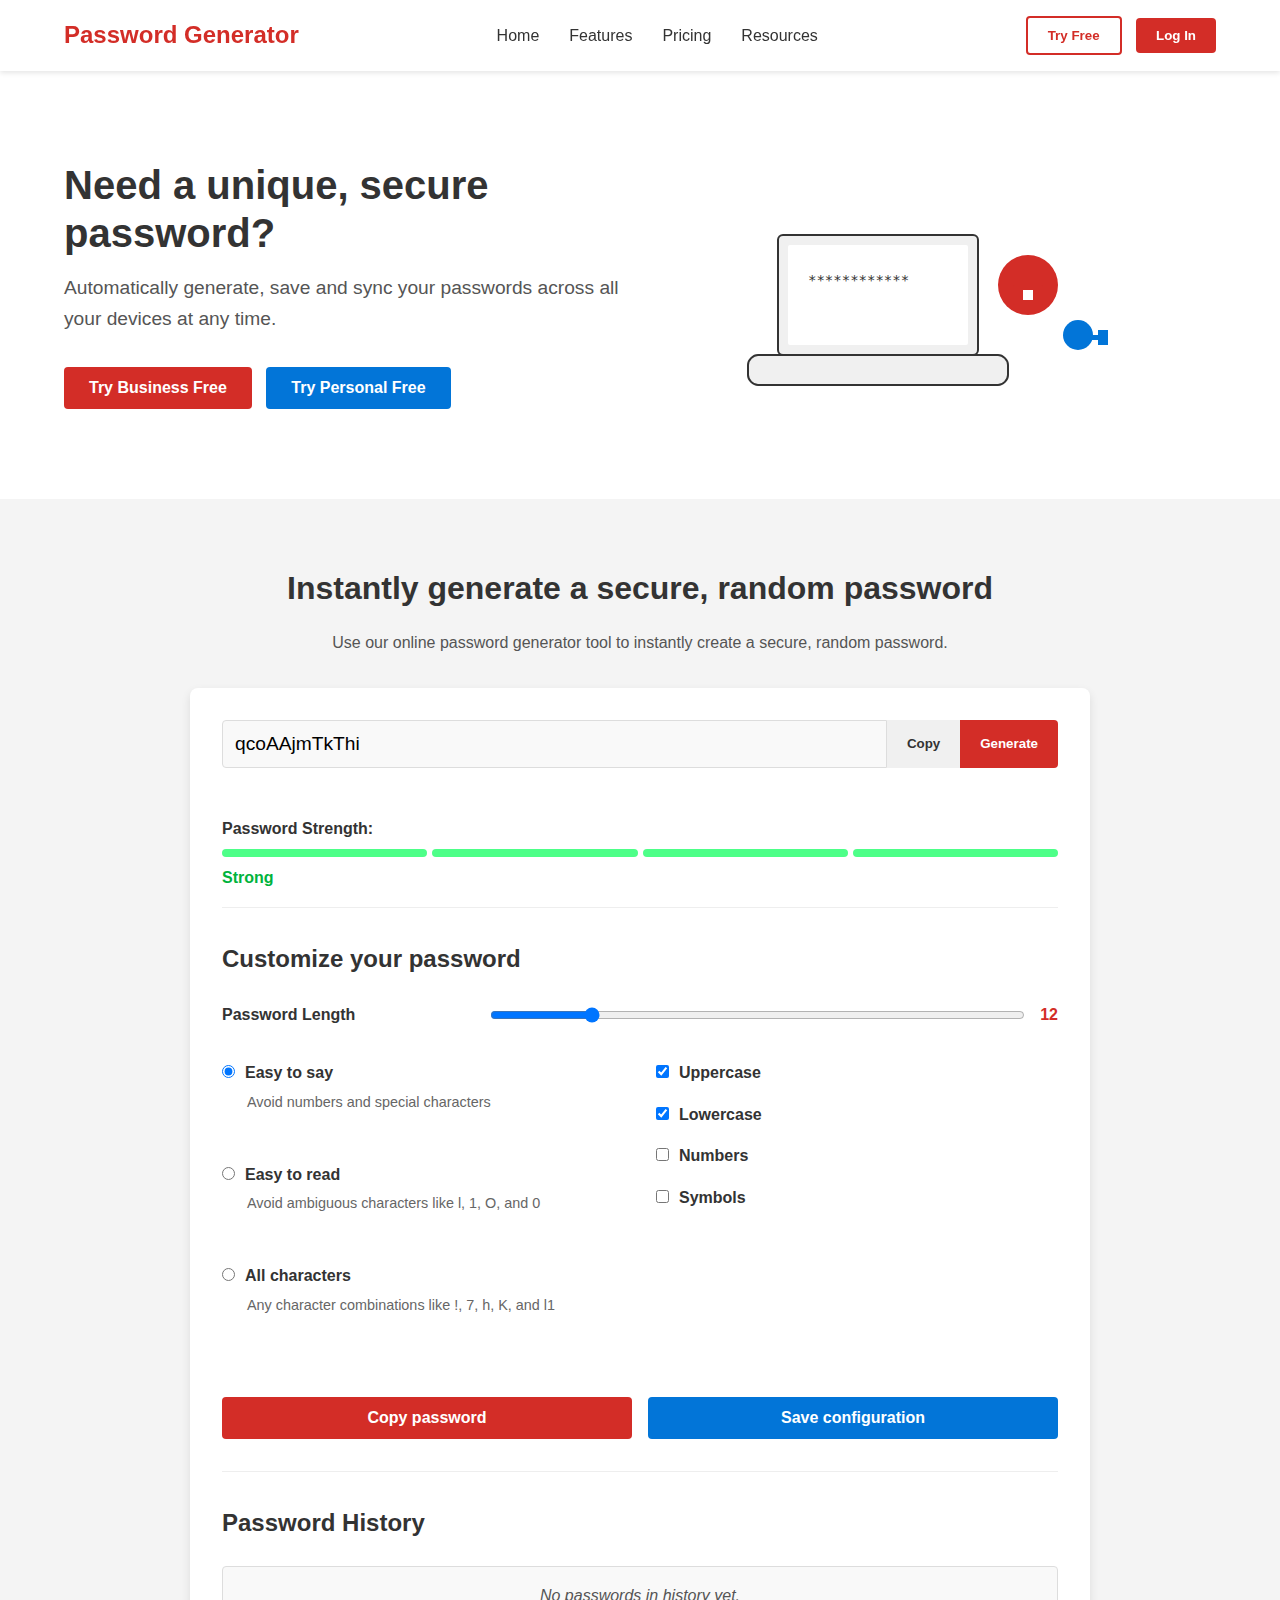
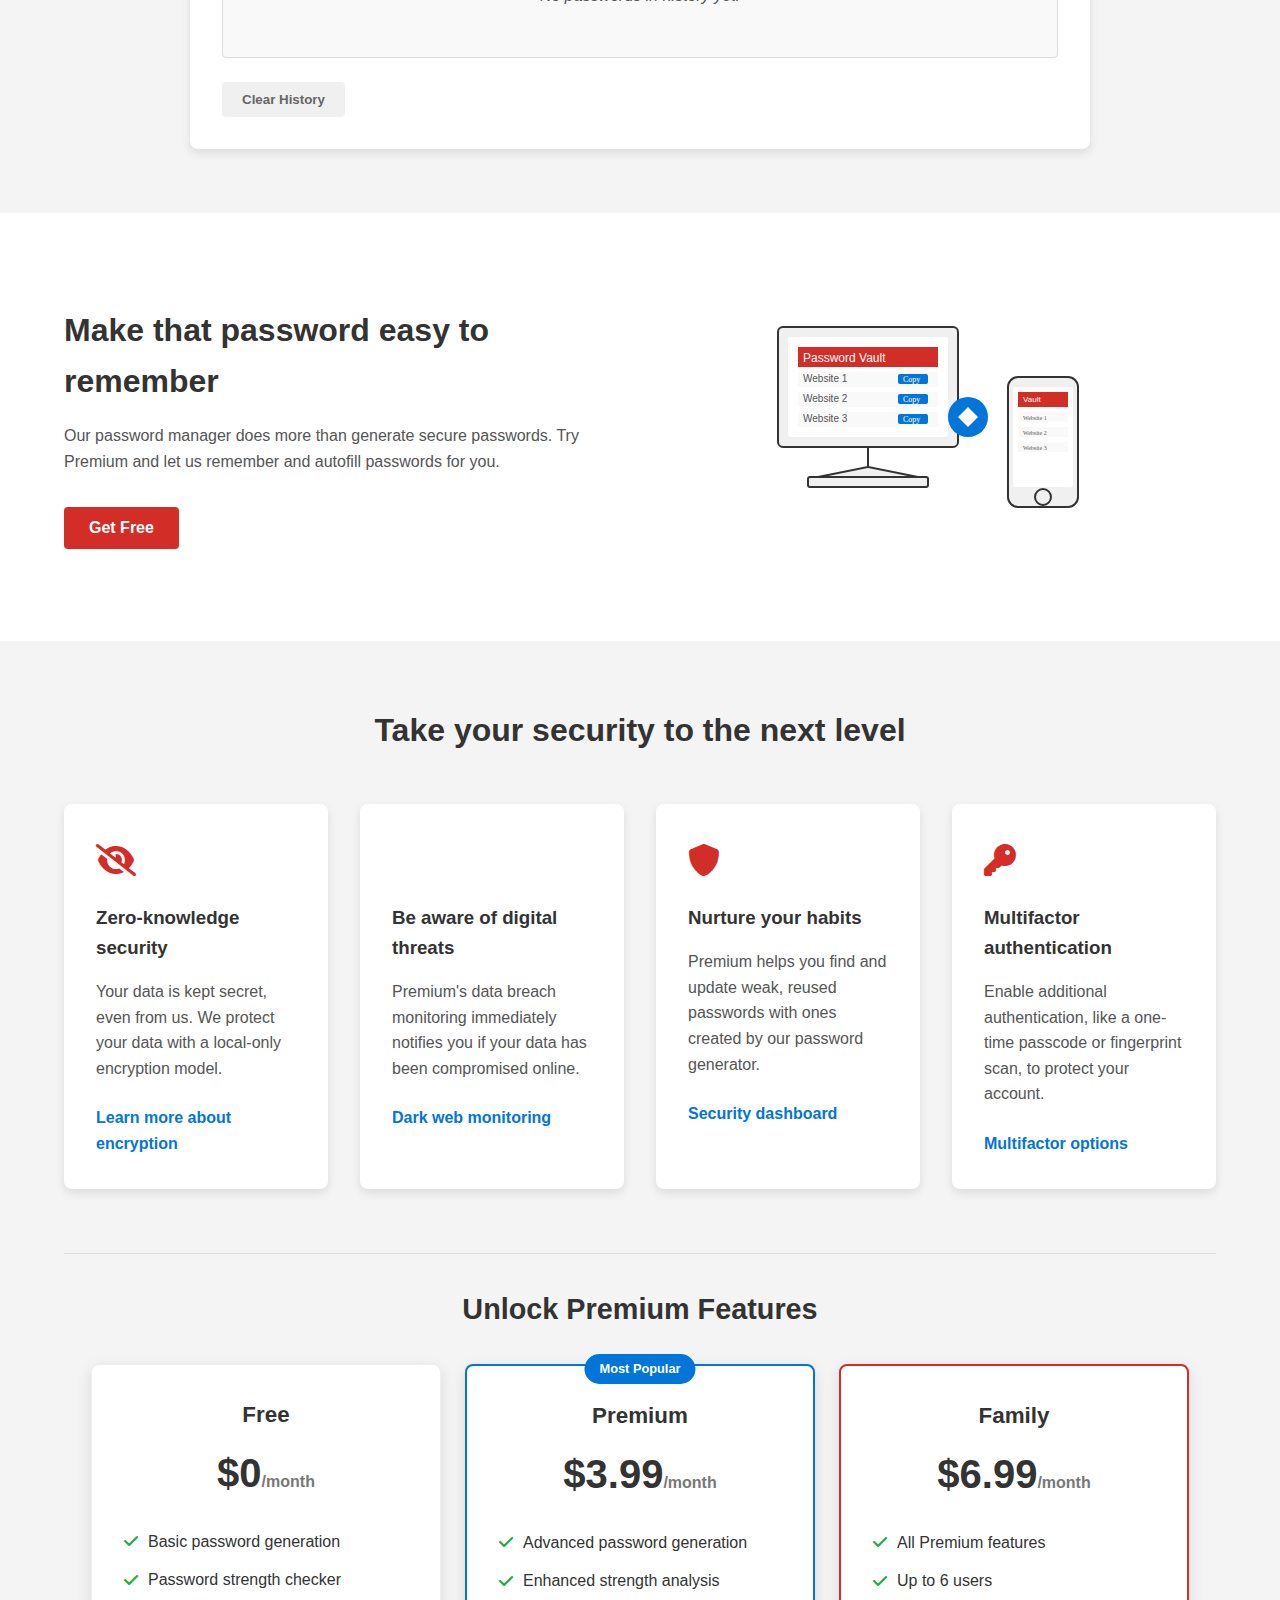
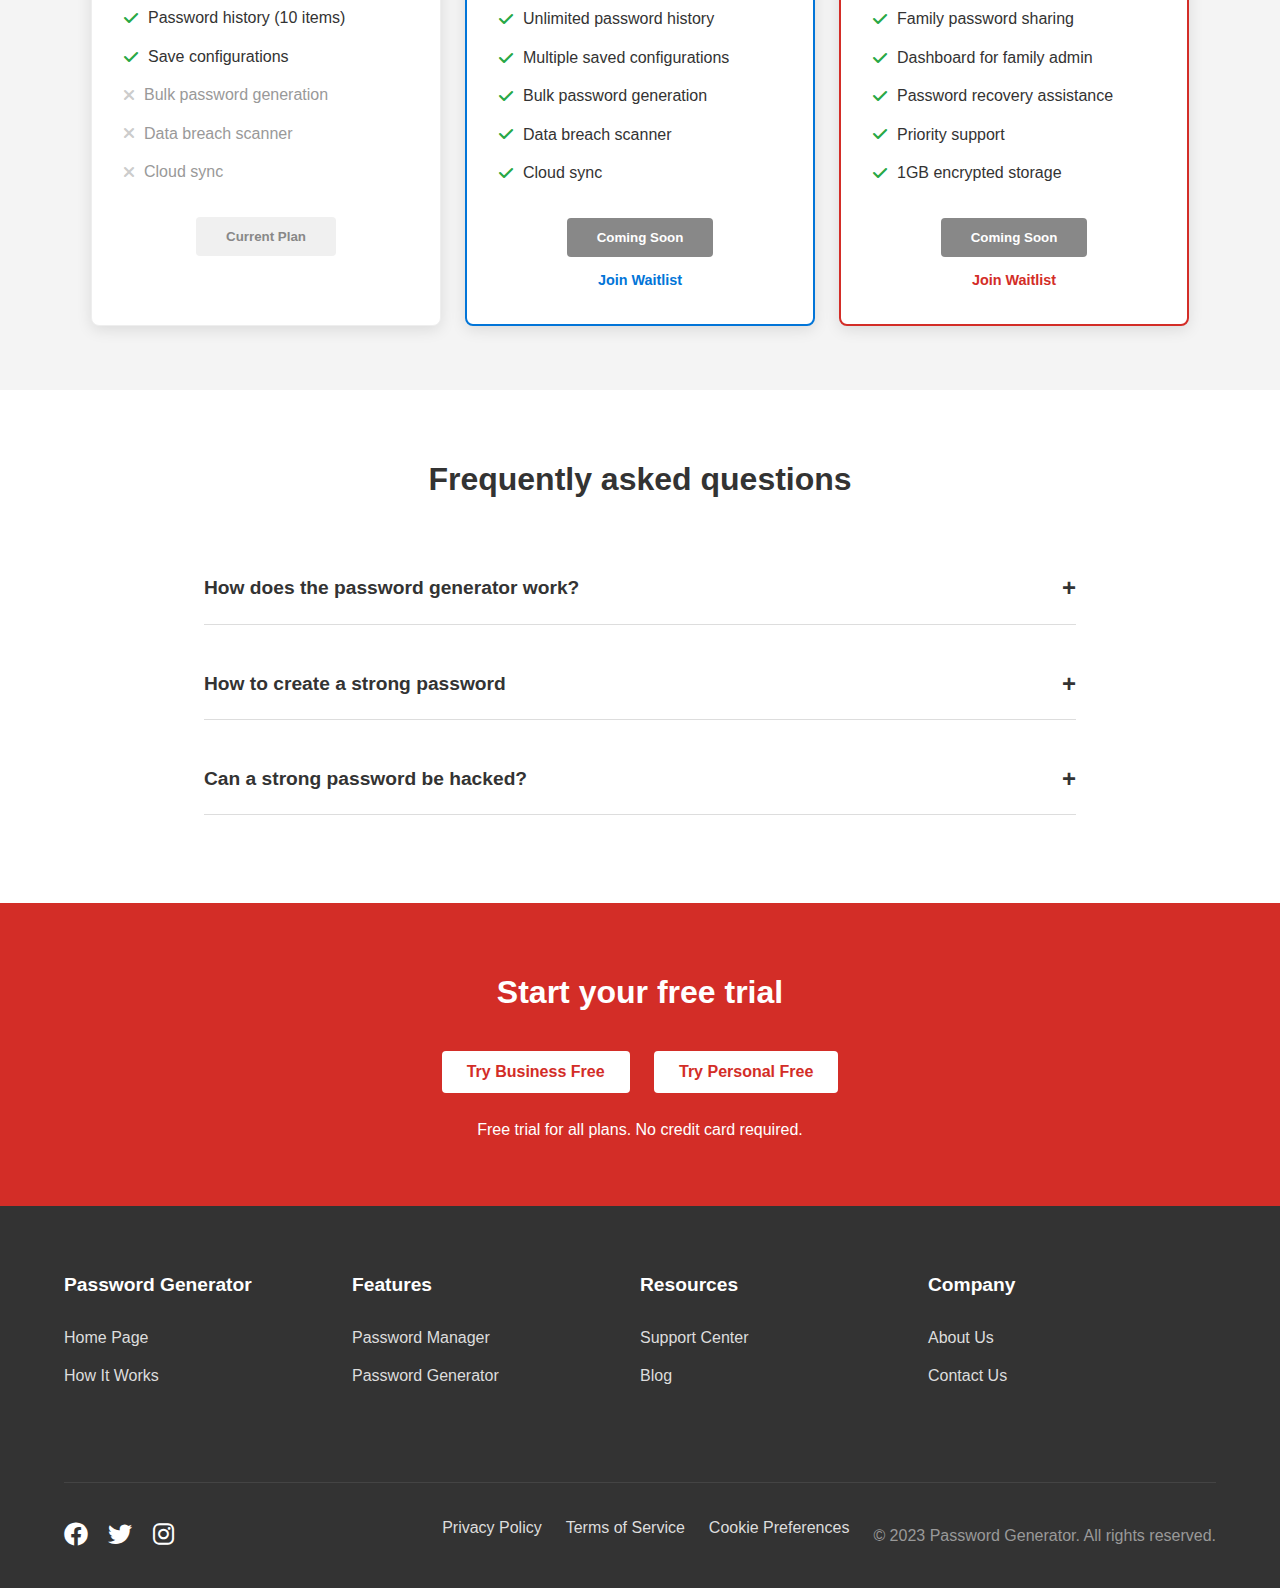
<file: index.html>
<!DOCTYPE html>
<html lang="en">
<head>
    <meta charset="UTF-8">
    <meta name="viewport" content="width=device-width, initial-scale=1.0">
    <title>Password Generator - Create Strong, Secure Passwords Online</title>
    <!-- SEO Meta Tags -->
    <meta name="description" content="Free online password generator tool. Create strong, secure, and unique passwords instantly. Customize length, use special characters, and more.">
    <meta name="keywords" content="password generator, strong passwords, secure password, random password, password security">
    <meta name="author" content="Password Generator Tool">
    <meta name="robots" content="index, follow">
    
    <!-- Open Graph / Social Media Meta Tags -->
    <meta property="og:title" content="Password Generator - Create Strong, Secure Passwords">
    <meta property="og:description" content="Free online tool to generate strong, secure, and unique passwords instantly.">
    <meta property="og:type" content="website">
    <meta property="og:url" content="https://passwordgenerator.space/">
    <meta property="og:image" content="https://passwordgenerator.space/images/password-generator.svg">
    
    <!-- Twitter Card data -->
    <meta name="twitter:card" content="summary_large_image">
    <meta name="twitter:title" content="Password Generator - Create Strong, Secure Passwords">
    <meta name="twitter:description" content="Free online tool to generate strong, secure, and unique passwords instantly.">
    <meta name="twitter:image" content="https://passwordgenerator.space/images/password-generator.svg">
    
    <!-- Canonical URL -->
    <link rel="canonical" href="https://passwordgenerator.space/">
    
    <link rel="stylesheet" href="./styles.css">
    <link rel="stylesheet" href="https://cdnjs.cloudflare.com/ajax/libs/font-awesome/6.0.0-beta3/css/all.min.css">
    <base href="/">
</head>
<body>
    <header>
        <nav>
            <div class="logo">Password Generator</div>
            <div class="menu-toggle">
                <i class="fas fa-bars"></i>
            </div>
            <ul class="nav-menu">
                <li><a href="#">Home</a></li>
                <li><a href="#">Features</a></li>
                <li><a href="#">Pricing</a></li>
                <li><a href="#">Resources</a></li>
            </ul>
            <div class="nav-buttons">
                <button class="try-free">Try Free</button>
                <button class="login">Log In</button>
            </div>
        </nav>
    </header>

    <main>
        <section class="hero">
            <div class="hero-content">
                <h1>Need a unique, secure password?</h1>
                <p>Automatically generate, save and sync your passwords across all your devices at any time.</p>
                <div class="hero-buttons">
                    <button class="try-business">Try Business Free</button>
                    <button class="try-personal">Try Personal Free</button>
                </div>
            </div>
            <div class="hero-image">
                <img src="images/password-generator.svg" alt="Password Generator" />
            </div>
        </section>

        <section class="generator-section">
            <h2>Instantly generate a secure, random password</h2>
            <p>Use our online password generator tool to instantly create a secure, random password.</p>
            
            <div class="password-generator">
                <div class="password-display">
                    <input type="text" id="password-output" readonly>
                    <div class="password-actions">
                        <button id="copy-password">Copy</button>
                        <button id="generate-password">Generate</button>
                    </div>
                </div>

                <div class="password-strength">
                    <div class="strength-label">Password Strength:</div>
                    <div class="strength-meter">
                        <div class="strength-segment" id="segment-1"></div>
                        <div class="strength-segment" id="segment-2"></div>
                        <div class="strength-segment" id="segment-3"></div>
                        <div class="strength-segment" id="segment-4"></div>
                    </div>
                    <div class="strength-text" id="strength-text">Medium</div>
                </div>

                <div class="customize-password">
                    <h3>Customize your password</h3>
                    
                    <div class="length-slider">
                        <label for="password-length">Password Length</label>
                        <input type="range" id="password-length" min="8" max="30" value="12">
                        <span id="length-value">12</span>
                    </div>

                    <div class="password-options">
                        <div class="option-group">
                            <div class="radio-option">
                                <input type="radio" id="easy-to-say" name="password-type" checked>
                                <label for="easy-to-say">Easy to say</label>
                                <p>Avoid numbers and special characters</p>
                            </div>
                            
                            <div class="radio-option">
                                <input type="radio" id="easy-to-read" name="password-type">
                                <label for="easy-to-read">Easy to read</label>
                                <p>Avoid ambiguous characters like l, 1, O, and 0</p>
                            </div>
                            
                            <div class="radio-option">
                                <input type="radio" id="all-characters" name="password-type">
                                <label for="all-characters">All characters</label>
                                <p>Any character combinations like !, 7, h, K, and l1</p>
                            </div>
                        </div>
                        
                        <div class="checkbox-group">
                            <div class="checkbox-option">
                                <input type="checkbox" id="uppercase" checked>
                                <label for="uppercase">Uppercase</label>
                            </div>
                            
                            <div class="checkbox-option">
                                <input type="checkbox" id="lowercase" checked>
                                <label for="lowercase">Lowercase</label>
                            </div>
                            
                            <div class="checkbox-option">
                                <input type="checkbox" id="numbers">
                                <label for="numbers">Numbers</label>
                            </div>
                            
                            <div class="checkbox-option">
                                <input type="checkbox" id="symbols">
                                <label for="symbols">Symbols</label>
                            </div>
                        </div>
                    </div>
                    
                    <div class="password-actions-row">
                        <button id="copy-password-alt" class="copy-btn">Copy password</button>
                        <button id="save-config" class="save-btn">Save configuration</button>
                    </div>
                    <div id="copy-notification" class="copy-notification">Copied</div>
                    <div id="save-notification" class="save-notification">Configuration saved</div>
                </div>
                
                <div class="password-history">
                    <h3>Password History</h3>
                    <div class="history-list" id="password-history-list">
                        <p class="history-empty">No passwords in history yet.</p>
                    </div>
                    <button id="clear-history" class="clear-btn">Clear History</button>
                </div>
            </div>
        </section>

        <section class="benefits">
            <div class="benefit-content">
                <h2>Make that password easy to remember</h2>
                <p>Our password manager does more than generate secure passwords. Try Premium and let us remember and autofill passwords for you.</p>
                <button class="get-free">Get Free</button>
            </div>
            <div class="benefit-image">
                <img src="images/password-manager.svg" alt="Password Manager" />
            </div>
        </section>

        <section class="features">
            <h2>Take your security to the next level</h2>
            <div class="feature-cards">
                <div class="feature-card">
                    <div class="icon"><i class="fas fa-eye-slash"></i></div>
                    <h3>Zero-knowledge security</h3>
                    <p>Your data is kept secret, even from us. We protect your data with a local-only encryption model.</p>
                    <a href="#" class="learn-more">Learn more about encryption</a>
                </div>
                
                <div class="feature-card">
                    <div class="icon"><i class="fas fa-radar"></i></div>
                    <h3>Be aware of digital threats</h3>
                    <p>Premium's data breach monitoring immediately notifies you if your data has been compromised online.</p>
                    <a href="#" class="learn-more">Dark web monitoring</a>
                </div>
                
                <div class="feature-card">
                    <div class="icon"><i class="fas fa-shield-alt"></i></div>
                    <h3>Nurture your habits</h3>
                    <p>Premium helps you find and update weak, reused passwords with ones created by our password generator.</p>
                    <a href="#" class="learn-more">Security dashboard</a>
                </div>
                
                <div class="feature-card">
                    <div class="icon"><i class="fas fa-key"></i></div>
                    <h3>Multifactor authentication</h3>
                    <p>Enable additional authentication, like a one-time passcode or fingerprint scan, to protect your account.</p>
                    <a href="#" class="learn-more">Multifactor options</a>
                </div>
            </div>

            <div class="premium-upgrade">
                <h3>Unlock Premium Features</h3>
                <div class="price-plans">
                    <div class="price-card">
                        <div class="plan-name">Free</div>
                        <div class="plan-price">$0<span>/month</span></div>
                        <ul class="plan-features">
                            <li><i class="fas fa-check"></i> Basic password generation</li>
                            <li><i class="fas fa-check"></i> Password strength checker</li>
                            <li><i class="fas fa-check"></i> Password history (10 items)</li>
                            <li><i class="fas fa-check"></i> Save configurations</li>
                            <li class="feature-disabled"><i class="fas fa-times"></i> Bulk password generation</li>
                            <li class="feature-disabled"><i class="fas fa-times"></i> Data breach scanner</li>
                            <li class="feature-disabled"><i class="fas fa-times"></i> Cloud sync</li>
                        </ul>
                        <button class="current-plan">Current Plan</button>
                    </div>
                    
                    <div class="price-card premium">
                        <div class="popular-tag">Most Popular</div>
                        <div class="plan-name">Premium</div>
                        <div class="plan-price">$3.99<span>/month</span></div>
                        <ul class="plan-features">
                            <li><i class="fas fa-check"></i> Advanced password generation</li>
                            <li><i class="fas fa-check"></i> Enhanced strength analysis</li>
                            <li><i class="fas fa-check"></i> Unlimited password history</li>
                            <li><i class="fas fa-check"></i> Multiple saved configurations</li>
                            <li><i class="fas fa-check"></i> Bulk password generation</li>
                            <li><i class="fas fa-check"></i> Data breach scanner</li>
                            <li><i class="fas fa-check"></i> Cloud sync</li>
                        </ul>
                        <button class="upgrade-btn" id="upgrade-premium">Coming Soon</button>
                        <div class="waitlist">
                            <a href="#" id="join-premium-waitlist">Join Waitlist</a>
                        </div>
                    </div>
                    
                    <div class="price-card family">
                        <div class="plan-name">Family</div>
                        <div class="plan-price">$6.99<span>/month</span></div>
                        <ul class="plan-features">
                            <li><i class="fas fa-check"></i> All Premium features</li>
                            <li><i class="fas fa-check"></i> Up to 6 users</li>
                            <li><i class="fas fa-check"></i> Family password sharing</li>
                            <li><i class="fas fa-check"></i> Dashboard for family admin</li>
                            <li><i class="fas fa-check"></i> Password recovery assistance</li>
                            <li><i class="fas fa-check"></i> Priority support</li>
                            <li><i class="fas fa-check"></i> 1GB encrypted storage</li>
                        </ul>
                        <button class="upgrade-btn" id="upgrade-family">Coming Soon</button>
                        <div class="waitlist">
                            <a href="#" id="join-family-waitlist">Join Waitlist</a>
                        </div>
                    </div>
                </div>
            </div>
        </section>

        <section class="faq">
            <h2>Frequently asked questions</h2>
            <div class="faq-items">
                <div class="faq-item">
                    <div class="faq-question">
                        <h3>How does the password generator work?</h3>
                        <span class="toggle-icon">+</span>
                    </div>
                    <div class="faq-answer">
                        <p>The password generator creates random passwords based on parameters set by you. Parameters include password length, whether the password should be easy to say or read, and whether the password should have uppercase letters, lowercase letters, numbers, and symbols.</p>
                    </div>
                </div>
                
                <div class="faq-item">
                    <div class="faq-question">
                        <h3>How to create a strong password</h3>
                        <span class="toggle-icon">+</span>
                    </div>
                    <div class="faq-answer">
                        <p>A strong password is a unique password. A good password should be made up at least 15 characters, including lowercase letters, uppercase letters, numbers, and special characters. It shouldn't include common words or sensitive information.</p>
                    </div>
                </div>
                
                <div class="faq-item">
                    <div class="faq-question">
                        <h3>Can a strong password be hacked?</h3>
                        <span class="toggle-icon">+</span>
                    </div>
                    <div class="faq-answer">
                        <p>While a strong password can be technically hacked, it would take an imperceivable amount of time to do so. A 12-character password made up of numbers, uppercase and lowercase letters, and symbols would take about 34,000 years to hack.</p>
                    </div>
                </div>
            </div>
        </section>

        <section class="cta">
            <h2>Start your free trial</h2>
            <div class="cta-buttons">
                <button class="try-business">Try Business Free</button>
                <button class="try-personal">Try Personal Free</button>
            </div>
            <p>Free trial for all plans. No credit card required.</p>
        </section>
    </main>

    <footer>
        <div class="footer-content">
            <div class="footer-section">
                <h4>Password Generator</h4>
                <ul>
                    <li><a href="index.html">Home Page</a></li>
                    <li><a href="generator-info.html">How It Works</a></li>
                </ul>
            </div>
            
            <div class="footer-section">
                <h4>Features</h4>
                <ul>
                    <li><a href="features.html">Password Manager</a></li>
                    <li><a href="features.html">Password Generator</a></li>
                </ul>
            </div>
            
            <div class="footer-section">
                <h4>Resources</h4>
                <ul>
                    <li><a href="resources.html">Support Center</a></li>
                    <li><a href="resources.html">Blog</a></li>
                </ul>
            </div>
            
            <div class="footer-section">
                <h4>Company</h4>
                <ul>
                    <li><a href="company.html">About Us</a></li>
                    <li><a href="company.html">Contact Us</a></li>
                </ul>
            </div>
        </div>
        
        <div class="footer-bottom">
            <div class="social-icons">
                <a href="#"><i class="fab fa-facebook"></i></a>
                <a href="#"><i class="fab fa-twitter"></i></a>
                <a href="#"><i class="fab fa-instagram"></i></a>
            </div>
            <div class="legal">
                <a href="privacy-policy.html">Privacy Policy</a>
                <a href="terms-of-service.html">Terms of Service</a>
                <a href="cookie-preferences.html">Cookie Preferences</a>
                <p>&copy; 2023 Password Generator. All rights reserved.</p>
            </div>
        </div>
    </footer>

    <script src="script.js"></script>
    
    <!-- Structured Data for SEO -->
    <script type="application/ld+json">
    {
      "@context": "https://schema.org",
      "@type": "WebApplication",
      "name": "Password Generator",
      "url": "https://passwordgenerator.space/",
      "description": "Free online password generator tool. Create strong, secure, and unique passwords instantly.",
      "applicationCategory": "Security",
      "operatingSystem": "Any",
      "offers": {
        "@type": "Offer",
        "price": "0",
        "priceCurrency": "USD"
      },
      "creator": {
        "@type": "Organization",
        "name": "Password Generator"
      }
    }
    </script>
</body>
</html>
</file>
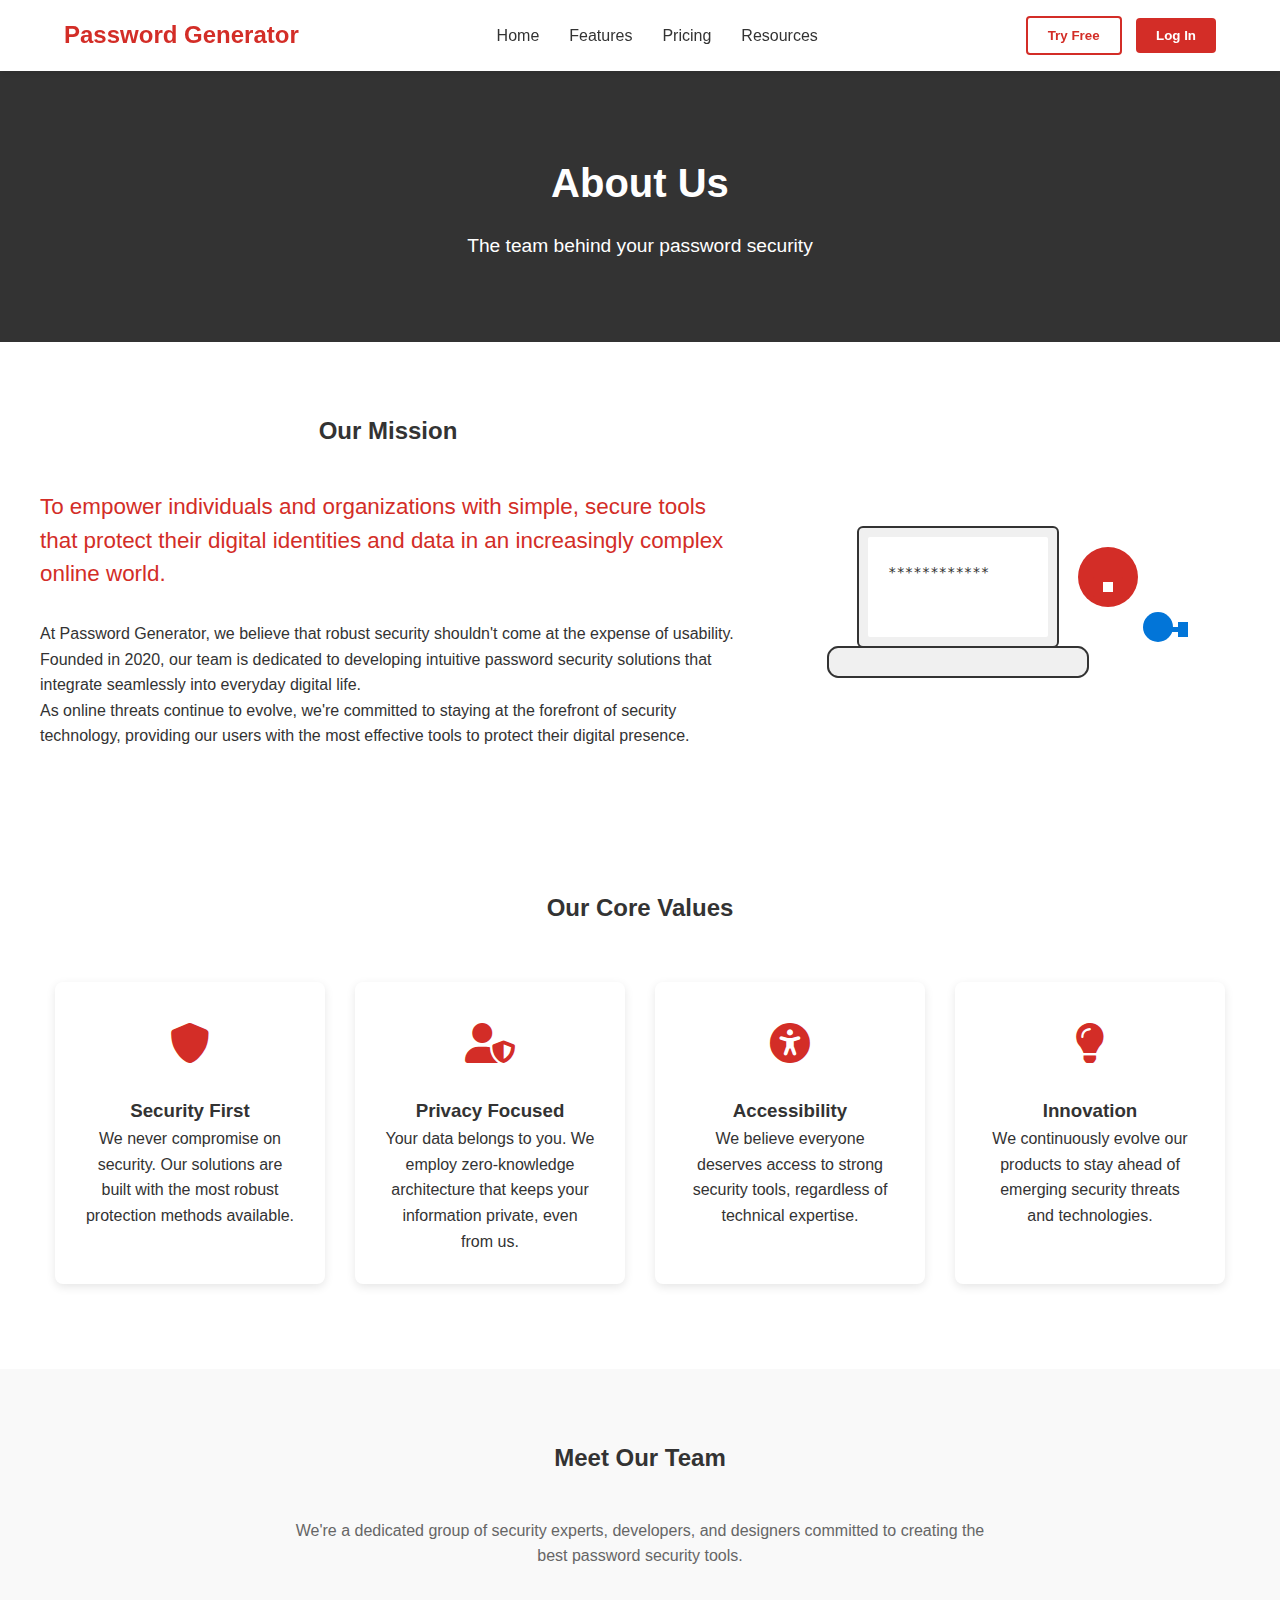
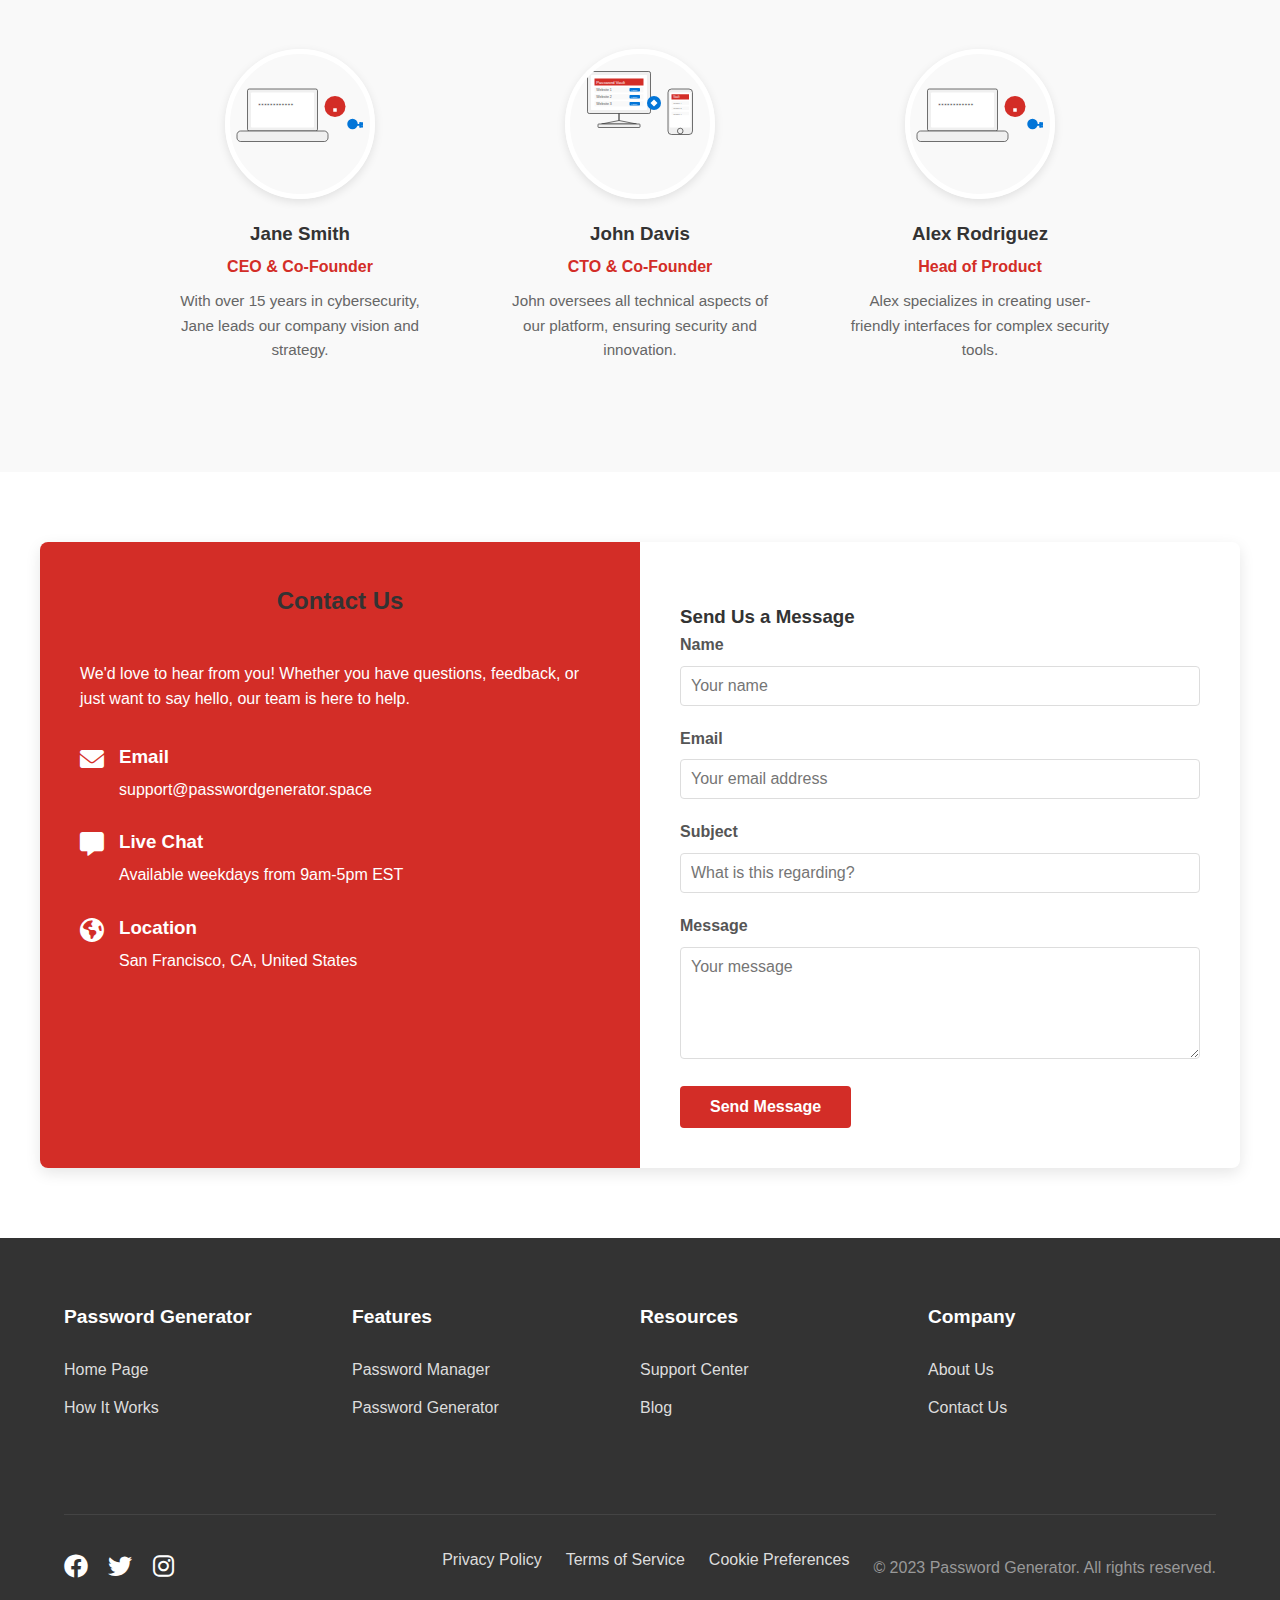
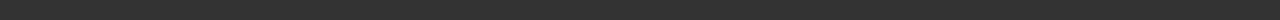
<file: company.html>
<!DOCTYPE html>
<html lang="en">
<head>
    <meta charset="UTF-8">
    <meta name="viewport" content="width=device-width, initial-scale=1.0">
    <title>About Our Company - Password Generator</title>
    <meta name="description" content="Learn about the company behind Password Generator. Our mission, team, and commitment to providing secure password management solutions.">
    <link rel="stylesheet" href="./styles.css">
    <link rel="stylesheet" href="https://cdnjs.cloudflare.com/ajax/libs/font-awesome/6.0.0-beta3/css/all.min.css">
    <link rel="canonical" href="https://passwordgenerator.space/company.html">
</head>
<body>
    <header>
        <nav>
            <div class="logo">Password Generator</div>
            <div class="menu-toggle">
                <i class="fas fa-bars"></i>
            </div>
            <ul class="nav-menu">
                <li><a href="index.html">Home</a></li>
                <li><a href="features.html">Features</a></li>
                <li><a href="#">Pricing</a></li>
                <li><a href="resources.html">Resources</a></li>
            </ul>
            <div class="nav-buttons">
                <button class="try-free">Try Free</button>
                <button class="login">Log In</button>
            </div>
        </nav>
    </header>

    <main>
        <section class="page-banner company-banner">
            <div class="banner-content">
                <h1>About Us</h1>
                <p>The team behind your password security</p>
            </div>
        </section>

        <section class="company-section mission-section">
            <div class="section-container">
                <div class="mission-content">
                    <h2>Our Mission</h2>
                    <p class="mission-statement">To empower individuals and organizations with simple, secure tools that protect their digital identities and data in an increasingly complex online world.</p>
                    
                    <p>At Password Generator, we believe that robust security shouldn't come at the expense of usability. Founded in 2020, our team is dedicated to developing intuitive password security solutions that integrate seamlessly into everyday digital life.</p>
                    
                    <p>As online threats continue to evolve, we're committed to staying at the forefront of security technology, providing our users with the most effective tools to protect their digital presence.</p>
                </div>
                <div class="mission-image">
                    <img src="images/password-generator.svg" alt="Our Mission">
                </div>
            </div>
        </section>

        <section class="company-section values-section">
            <h2>Our Core Values</h2>
            <div class="values-container">
                <div class="value-card">
                    <div class="value-icon">
                        <i class="fas fa-shield-alt"></i>
                    </div>
                    <h3>Security First</h3>
                    <p>We never compromise on security. Our solutions are built with the most robust protection methods available.</p>
                </div>
                
                <div class="value-card">
                    <div class="value-icon">
                        <i class="fas fa-user-shield"></i>
                    </div>
                    <h3>Privacy Focused</h3>
                    <p>Your data belongs to you. We employ zero-knowledge architecture that keeps your information private, even from us.</p>
                </div>
                
                <div class="value-card">
                    <div class="value-icon">
                        <i class="fas fa-universal-access"></i>
                    </div>
                    <h3>Accessibility</h3>
                    <p>We believe everyone deserves access to strong security tools, regardless of technical expertise.</p>
                </div>
                
                <div class="value-card">
                    <div class="value-icon">
                        <i class="fas fa-lightbulb"></i>
                    </div>
                    <h3>Innovation</h3>
                    <p>We continuously evolve our products to stay ahead of emerging security threats and technologies.</p>
                </div>
            </div>
        </section>

        <section class="company-section team-section">
            <h2>Meet Our Team</h2>
            <p class="section-intro">We're a dedicated group of security experts, developers, and designers committed to creating the best password security tools.</p>
            
            <div class="team-members">
                <div class="team-member">
                    <div class="member-photo">
                        <img src="images/password-generator.svg" alt="Team Member" class="team-img">
                    </div>
                    <h3>Jane Smith</h3>
                    <p class="member-role">CEO & Co-Founder</p>
                    <p class="member-bio">With over 15 years in cybersecurity, Jane leads our company vision and strategy.</p>
                </div>
                
                <div class="team-member">
                    <div class="member-photo">
                        <img src="images/password-manager.svg" alt="Team Member" class="team-img">
                    </div>
                    <h3>John Davis</h3>
                    <p class="member-role">CTO & Co-Founder</p>
                    <p class="member-bio">John oversees all technical aspects of our platform, ensuring security and innovation.</p>
                </div>
                
                <div class="team-member">
                    <div class="member-photo">
                        <img src="images/password-generator.svg" alt="Team Member" class="team-img">
                    </div>
                    <h3>Alex Rodriguez</h3>
                    <p class="member-role">Head of Product</p>
                    <p class="member-bio">Alex specializes in creating user-friendly interfaces for complex security tools.</p>
                </div>
            </div>
        </section>

        <section class="company-section contact-section">
            <div class="contact-container">
                <div class="contact-info">
                    <h2>Contact Us</h2>
                    <p>We'd love to hear from you! Whether you have questions, feedback, or just want to say hello, our team is here to help.</p>
                    
                    <div class="contact-methods">
                        <div class="contact-method">
                            <i class="fas fa-envelope"></i>
                            <div>
                                <h3>Email</h3>
                                <p>support@passwordgenerator.space</p>
                            </div>
                        </div>
                        
                        <div class="contact-method">
                            <i class="fas fa-comment-alt"></i>
                            <div>
                                <h3>Live Chat</h3>
                                <p>Available weekdays from 9am-5pm EST</p>
                            </div>
                        </div>
                        
                        <div class="contact-method">
                            <i class="fas fa-globe-americas"></i>
                            <div>
                                <h3>Location</h3>
                                <p>San Francisco, CA, United States</p>
                            </div>
                        </div>
                    </div>
                </div>
                
                <div class="contact-form-container">
                    <form class="contact-form">
                        <h3>Send Us a Message</h3>
                        <div class="form-group">
                            <label for="name">Name</label>
                            <input type="text" id="name" placeholder="Your name">
                        </div>
                        <div class="form-group">
                            <label for="email">Email</label>
                            <input type="email" id="email" placeholder="Your email address">
                        </div>
                        <div class="form-group">
                            <label for="subject">Subject</label>
                            <input type="text" id="subject" placeholder="What is this regarding?">
                        </div>
                        <div class="form-group">
                            <label for="message">Message</label>
                            <textarea id="message" rows="5" placeholder="Your message"></textarea>
                        </div>
                        <button type="submit" class="primary-button">Send Message</button>
                    </form>
                </div>
            </div>
        </section>
    </main>

    <footer>
        <div class="footer-content">
            <div class="footer-section">
                <h4>Password Generator</h4>
                <ul>
                    <li><a href="index.html">Home Page</a></li>
                    <li><a href="generator-info.html">How It Works</a></li>
                </ul>
            </div>
            
            <div class="footer-section">
                <h4>Features</h4>
                <ul>
                    <li><a href="features.html">Password Manager</a></li>
                    <li><a href="features.html">Password Generator</a></li>
                </ul>
            </div>
            
            <div class="footer-section">
                <h4>Resources</h4>
                <ul>
                    <li><a href="resources.html">Support Center</a></li>
                    <li><a href="resources.html">Blog</a></li>
                </ul>
            </div>
            
            <div class="footer-section">
                <h4>Company</h4>
                <ul>
                    <li><a href="company.html">About Us</a></li>
                    <li><a href="company.html">Contact Us</a></li>
                </ul>
            </div>
        </div>
        
        <div class="footer-bottom">
            <div class="social-icons">
                <a href="#"><i class="fab fa-facebook"></i></a>
                <a href="#"><i class="fab fa-twitter"></i></a>
                <a href="#"><i class="fab fa-instagram"></i></a>
            </div>
            <div class="legal">
                <a href="privacy-policy.html">Privacy Policy</a>
                <a href="terms-of-service.html">Terms of Service</a>
                <a href="cookie-preferences.html">Cookie Preferences</a>
                <p>&copy; 2023 Password Generator. All rights reserved.</p>
            </div>
        </div>
    </footer>

    <script src="script.js"></script>
</body>
</html>
</file>
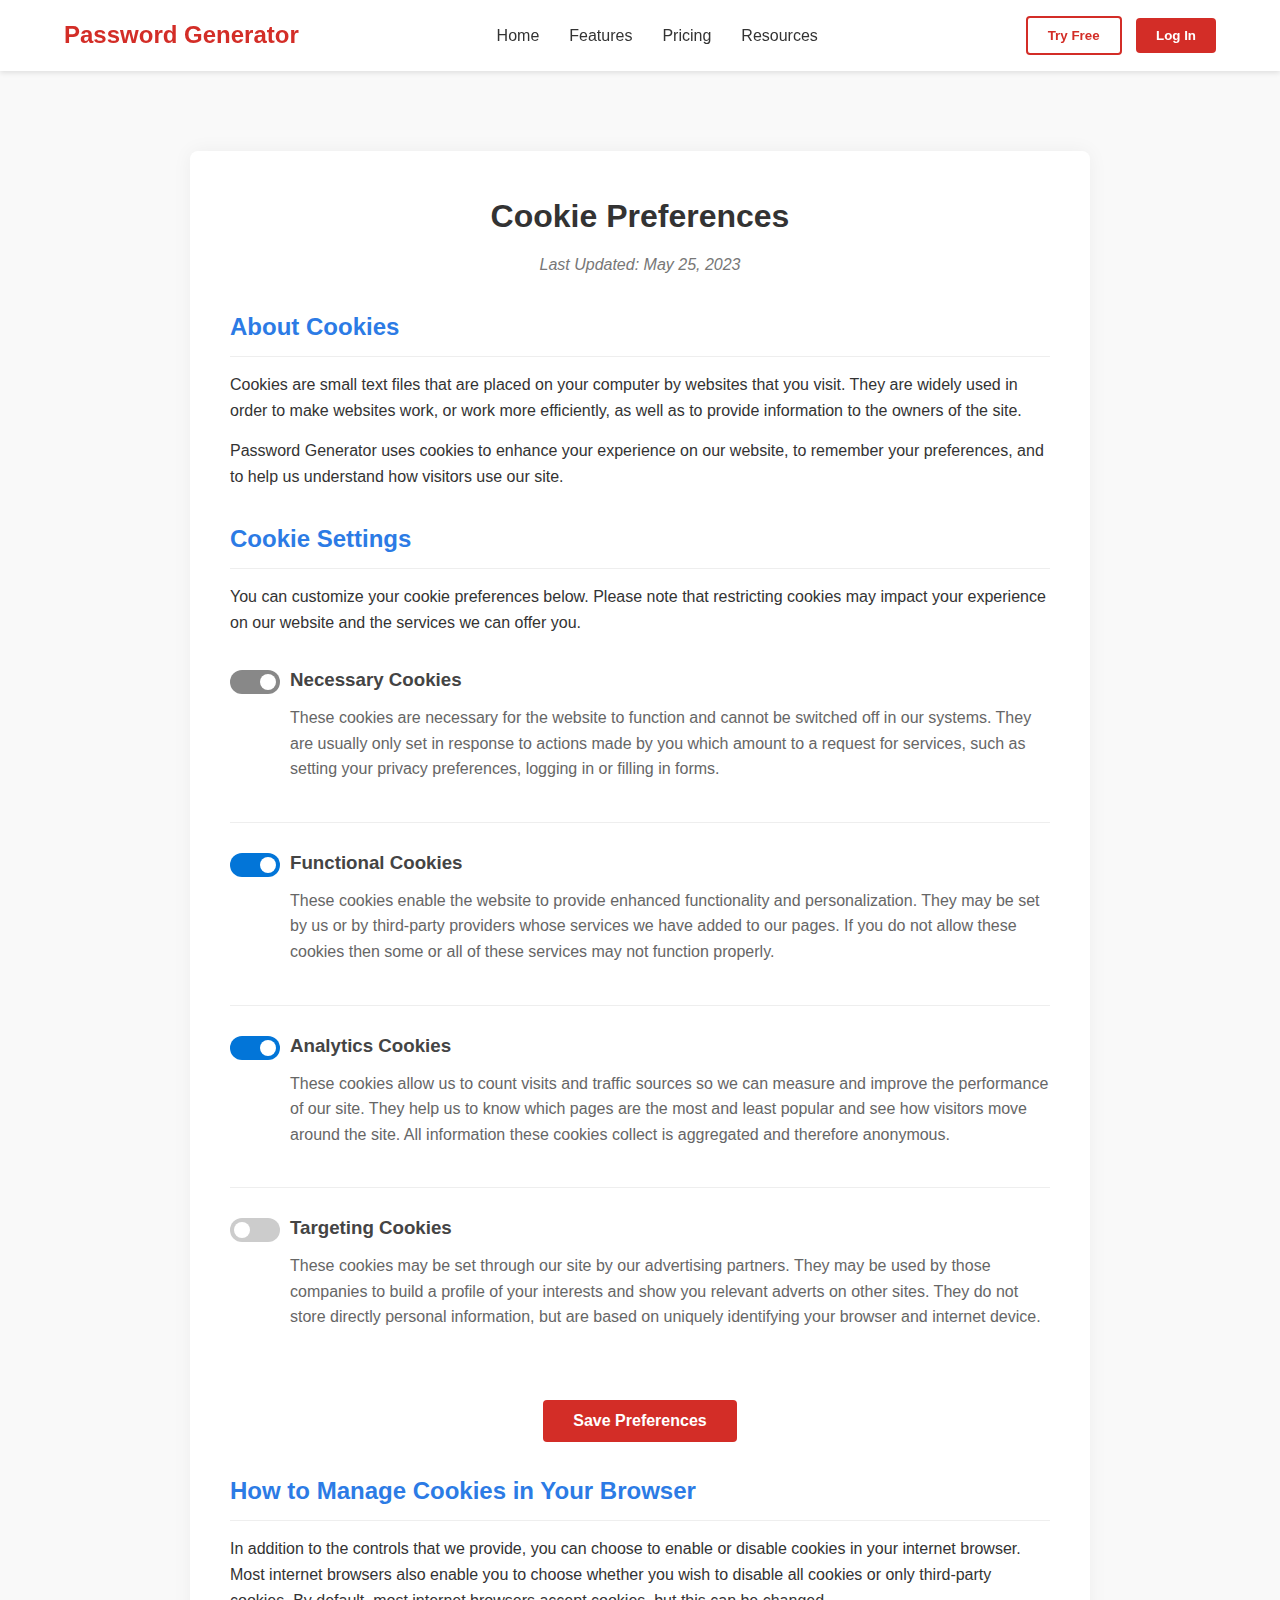
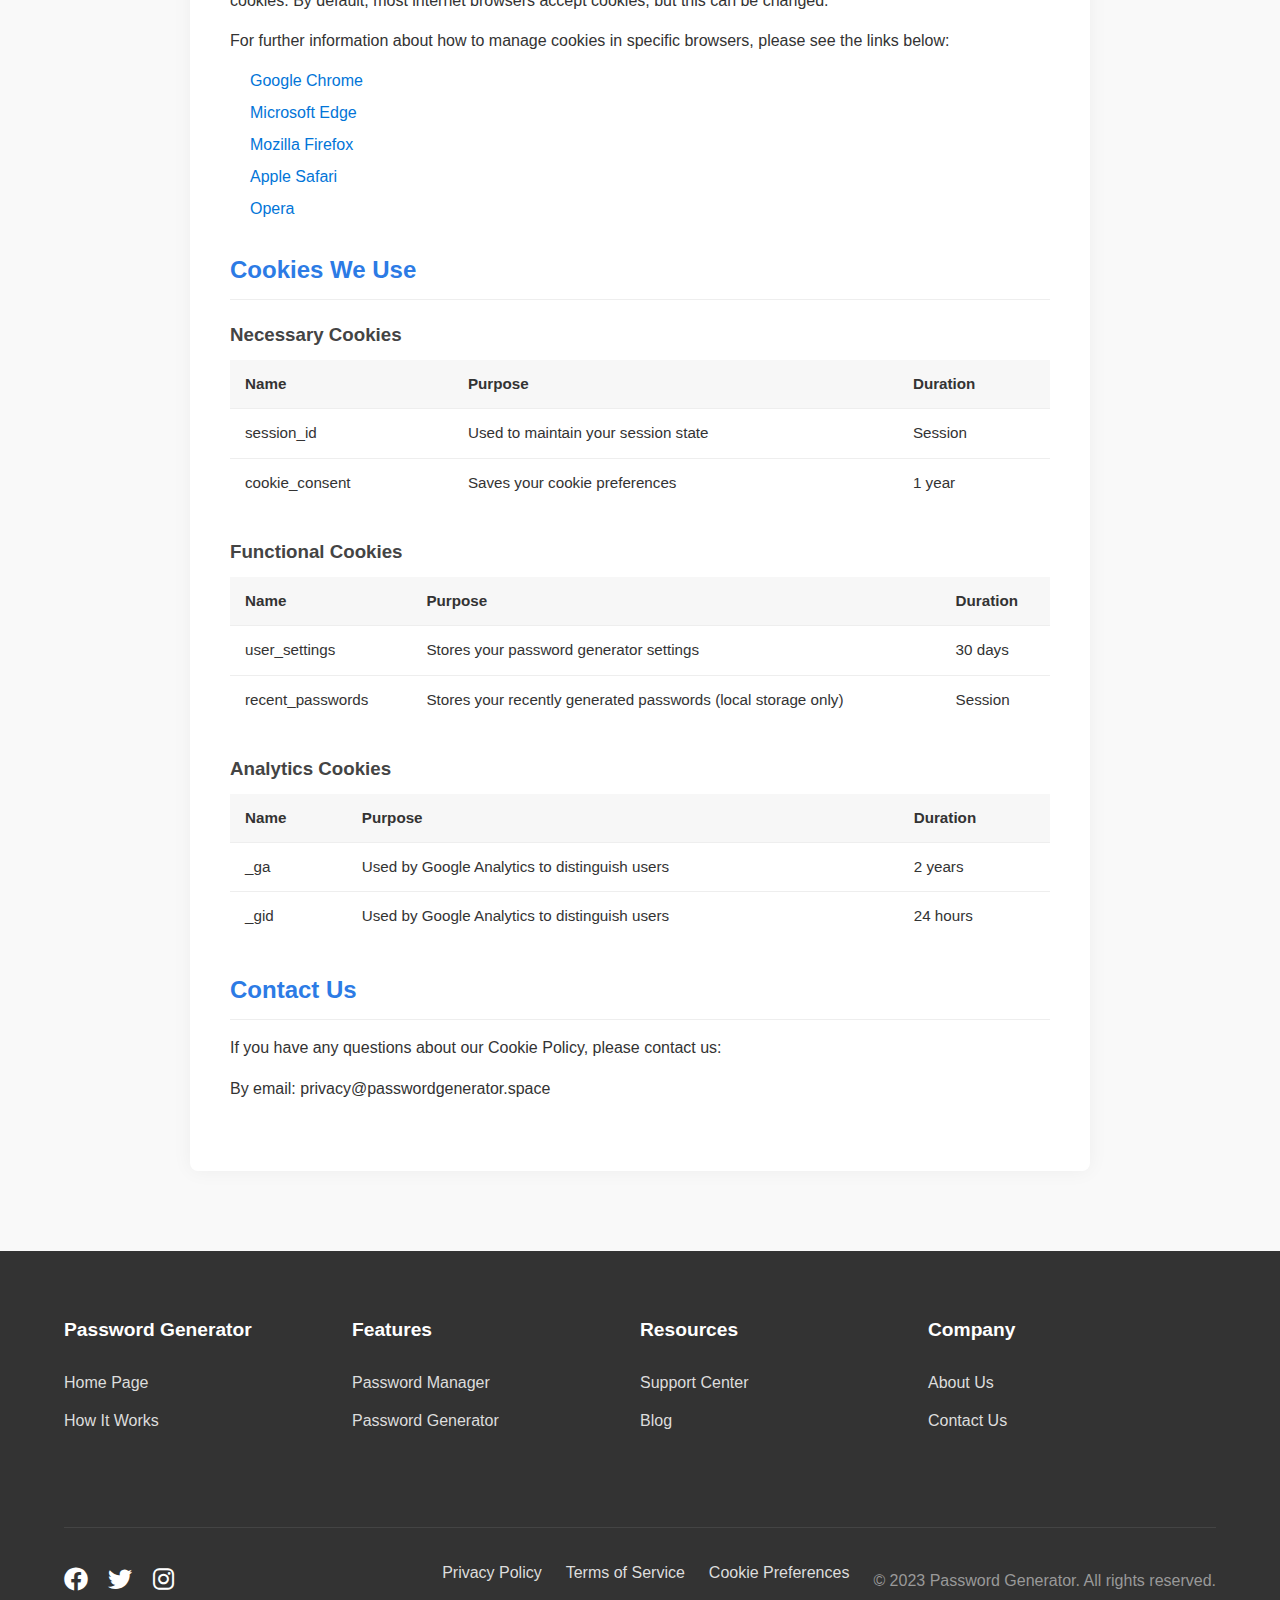
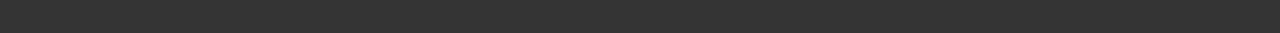
<file: cookie-preferences.html>
<!DOCTYPE html>
<html lang="en">
<head>
    <meta charset="UTF-8">
    <meta name="viewport" content="width=device-width, initial-scale=1.0">
    <title>Cookie Preferences - Password Generator</title>
    <meta name="description" content="Manage your cookie preferences for Password Generator tool. Control how we use cookies on our website.">
    <link rel="stylesheet" href="./styles.css">
    <link rel="stylesheet" href="https://cdnjs.cloudflare.com/ajax/libs/font-awesome/6.0.0-beta3/css/all.min.css">
    <link rel="canonical" href="https://passwordgenerator.space/cookie-preferences.html">
</head>
<body>
    <header>
        <nav>
            <div class="logo">Password Generator</div>
            <div class="menu-toggle">
                <i class="fas fa-bars"></i>
            </div>
            <ul class="nav-menu">
                <li><a href="index.html">Home</a></li>
                <li><a href="#">Features</a></li>
                <li><a href="#">Pricing</a></li>
                <li><a href="#">Resources</a></li>
            </ul>
            <div class="nav-buttons">
                <button class="try-free">Try Free</button>
                <button class="login">Log In</button>
            </div>
        </nav>
    </header>

    <main class="policy-page">
        <div class="policy-container">
            <h1>Cookie Preferences</h1>
            <p class="last-updated">Last Updated: May 25, 2023</p>

            <section class="policy-section">
                <h2>About Cookies</h2>
                <p>Cookies are small text files that are placed on your computer by websites that you visit. They are widely used in order to make websites work, or work more efficiently, as well as to provide information to the owners of the site.</p>
                <p>Password Generator uses cookies to enhance your experience on our website, to remember your preferences, and to help us understand how visitors use our site.</p>
            </section>

            <section class="policy-section">
                <h2>Cookie Settings</h2>
                <p>You can customize your cookie preferences below. Please note that restricting cookies may impact your experience on our website and the services we can offer you.</p>
                
                <div class="cookie-settings">
                    <div class="cookie-option">
                        <div class="cookie-switch-container">
                            <label class="cookie-switch">
                                <input type="checkbox" id="necessary-cookies" checked disabled>
                                <span class="slider"></span>
                            </label>
                        </div>
                        <div class="cookie-text">
                            <h3>Necessary Cookies</h3>
                            <p>These cookies are necessary for the website to function and cannot be switched off in our systems. They are usually only set in response to actions made by you which amount to a request for services, such as setting your privacy preferences, logging in or filling in forms.</p>
                        </div>
                    </div>
                    
                    <div class="cookie-option">
                        <div class="cookie-switch-container">
                            <label class="cookie-switch">
                                <input type="checkbox" id="functional-cookies" checked>
                                <span class="slider"></span>
                            </label>
                        </div>
                        <div class="cookie-text">
                            <h3>Functional Cookies</h3>
                            <p>These cookies enable the website to provide enhanced functionality and personalization. They may be set by us or by third-party providers whose services we have added to our pages. If you do not allow these cookies then some or all of these services may not function properly.</p>
                        </div>
                    </div>
                    
                    <div class="cookie-option">
                        <div class="cookie-switch-container">
                            <label class="cookie-switch">
                                <input type="checkbox" id="analytics-cookies" checked>
                                <span class="slider"></span>
                            </label>
                        </div>
                        <div class="cookie-text">
                            <h3>Analytics Cookies</h3>
                            <p>These cookies allow us to count visits and traffic sources so we can measure and improve the performance of our site. They help us to know which pages are the most and least popular and see how visitors move around the site. All information these cookies collect is aggregated and therefore anonymous.</p>
                        </div>
                    </div>
                    
                    <div class="cookie-option">
                        <div class="cookie-switch-container">
                            <label class="cookie-switch">
                                <input type="checkbox" id="targeting-cookies">
                                <span class="slider"></span>
                            </label>
                        </div>
                        <div class="cookie-text">
                            <h3>Targeting Cookies</h3>
                            <p>These cookies may be set through our site by our advertising partners. They may be used by those companies to build a profile of your interests and show you relevant adverts on other sites. They do not store directly personal information, but are based on uniquely identifying your browser and internet device.</p>
                        </div>
                    </div>
                </div>
                
                <div class="save-preferences">
                    <button id="save-cookie-preferences" class="primary-button">Save Preferences</button>
                </div>
            </section>

            <section class="policy-section">
                <h2>How to Manage Cookies in Your Browser</h2>
                <p>In addition to the controls that we provide, you can choose to enable or disable cookies in your internet browser. Most internet browsers also enable you to choose whether you wish to disable all cookies or only third-party cookies. By default, most internet browsers accept cookies, but this can be changed.</p>
                <p>For further information about how to manage cookies in specific browsers, please see the links below:</p>
                <ul>
                    <li><a href="https://support.google.com/chrome/answer/95647" target="_blank">Google Chrome</a></li>
                    <li><a href="https://support.microsoft.com/en-us/microsoft-edge/delete-cookies-in-microsoft-edge-63947406-40ac-c3b8-57b9-2a946a29ae09" target="_blank">Microsoft Edge</a></li>
                    <li><a href="https://support.mozilla.org/en-US/kb/enhanced-tracking-protection-firefox-desktop" target="_blank">Mozilla Firefox</a></li>
                    <li><a href="https://support.apple.com/guide/safari/manage-cookies-and-website-data-sfri11471/mac" target="_blank">Apple Safari</a></li>
                    <li><a href="https://help.opera.com/en/latest/web-preferences/#cookies" target="_blank">Opera</a></li>
                </ul>
            </section>

            <section class="policy-section">
                <h2>Cookies We Use</h2>
                <h3>Necessary Cookies</h3>
                <table class="cookie-table">
                    <thead>
                        <tr>
                            <th>Name</th>
                            <th>Purpose</th>
                            <th>Duration</th>
                        </tr>
                    </thead>
                    <tbody>
                        <tr>
                            <td>session_id</td>
                            <td>Used to maintain your session state</td>
                            <td>Session</td>
                        </tr>
                        <tr>
                            <td>cookie_consent</td>
                            <td>Saves your cookie preferences</td>
                            <td>1 year</td>
                        </tr>
                    </tbody>
                </table>
                
                <h3>Functional Cookies</h3>
                <table class="cookie-table">
                    <thead>
                        <tr>
                            <th>Name</th>
                            <th>Purpose</th>
                            <th>Duration</th>
                        </tr>
                    </thead>
                    <tbody>
                        <tr>
                            <td>user_settings</td>
                            <td>Stores your password generator settings</td>
                            <td>30 days</td>
                        </tr>
                        <tr>
                            <td>recent_passwords</td>
                            <td>Stores your recently generated passwords (local storage only)</td>
                            <td>Session</td>
                        </tr>
                    </tbody>
                </table>
                
                <h3>Analytics Cookies</h3>
                <table class="cookie-table">
                    <thead>
                        <tr>
                            <th>Name</th>
                            <th>Purpose</th>
                            <th>Duration</th>
                        </tr>
                    </thead>
                    <tbody>
                        <tr>
                            <td>_ga</td>
                            <td>Used by Google Analytics to distinguish users</td>
                            <td>2 years</td>
                        </tr>
                        <tr>
                            <td>_gid</td>
                            <td>Used by Google Analytics to distinguish users</td>
                            <td>24 hours</td>
                        </tr>
                    </tbody>
                </table>
            </section>

            <section class="policy-section">
                <h2>Contact Us</h2>
                <p>If you have any questions about our Cookie Policy, please contact us:</p>
                <p>By email: privacy@passwordgenerator.space</p>
            </section>
        </div>
    </main>

    <footer>
        <div class="footer-content">
            <div class="footer-section">
                <h4>Password Generator</h4>
                <ul>
                    <li><a href="index.html">Home Page</a></li>
                    <li><a href="generator-info.html">How It Works</a></li>
                </ul>
            </div>
            
            <div class="footer-section">
                <h4>Features</h4>
                <ul>
                    <li><a href="features.html">Password Manager</a></li>
                    <li><a href="features.html">Password Generator</a></li>
                </ul>
            </div>
            
            <div class="footer-section">
                <h4>Resources</h4>
                <ul>
                    <li><a href="resources.html">Support Center</a></li>
                    <li><a href="resources.html">Blog</a></li>
                </ul>
            </div>
            
            <div class="footer-section">
                <h4>Company</h4>
                <ul>
                    <li><a href="company.html">About Us</a></li>
                    <li><a href="company.html">Contact Us</a></li>
                </ul>
            </div>
        </div>
        
        <div class="footer-bottom">
            <div class="social-icons">
                <a href="#"><i class="fab fa-facebook"></i></a>
                <a href="#"><i class="fab fa-twitter"></i></a>
                <a href="#"><i class="fab fa-instagram"></i></a>
            </div>
            <div class="legal">
                <a href="privacy-policy.html">Privacy Policy</a>
                <a href="terms-of-service.html">Terms of Service</a>
                <a href="cookie-preferences.html">Cookie Preferences</a>
                <p>&copy; 2023 Password Generator. All rights reserved.</p>
            </div>
        </div>
    </footer>

    <script src="script.js"></script>
    <script>
        // Cookie Preferences functionality
        document.addEventListener('DOMContentLoaded', function() {
            const saveButton = document.getElementById('save-cookie-preferences');
            if (saveButton) {
                saveButton.addEventListener('click', function() {
                    // Get current preferences
                    const functionalCookies = document.getElementById('functional-cookies').checked;
                    const analyticsCookies = document.getElementById('analytics-cookies').checked;
                    const targetingCookies = document.getElementById('targeting-cookies').checked;
                    
                    // Save preferences (in a real implementation, this would save to a cookie)
                    localStorage.setItem('cookie_preferences', JSON.stringify({
                        functional: functionalCookies,
                        analytics: analyticsCookies,
                        targeting: targetingCookies,
                        timestamp: new Date().toISOString()
                    }));
                    
                    // Show confirmation
                    alert('Your cookie preferences have been saved!');
                });
            }
            
            // Load saved preferences if they exist
            const savedPreferences = localStorage.getItem('cookie_preferences');
            if (savedPreferences) {
                try {
                    const prefs = JSON.parse(savedPreferences);
                    if (prefs.functional !== undefined) document.getElementById('functional-cookies').checked = prefs.functional;
                    if (prefs.analytics !== undefined) document.getElementById('analytics-cookies').checked = prefs.analytics;
                    if (prefs.targeting !== undefined) document.getElementById('targeting-cookies').checked = prefs.targeting;
                } catch (e) {
                    console.error('Error loading saved cookie preferences', e);
                }
            }
        });
    </script>
</body>
</html>
</file>
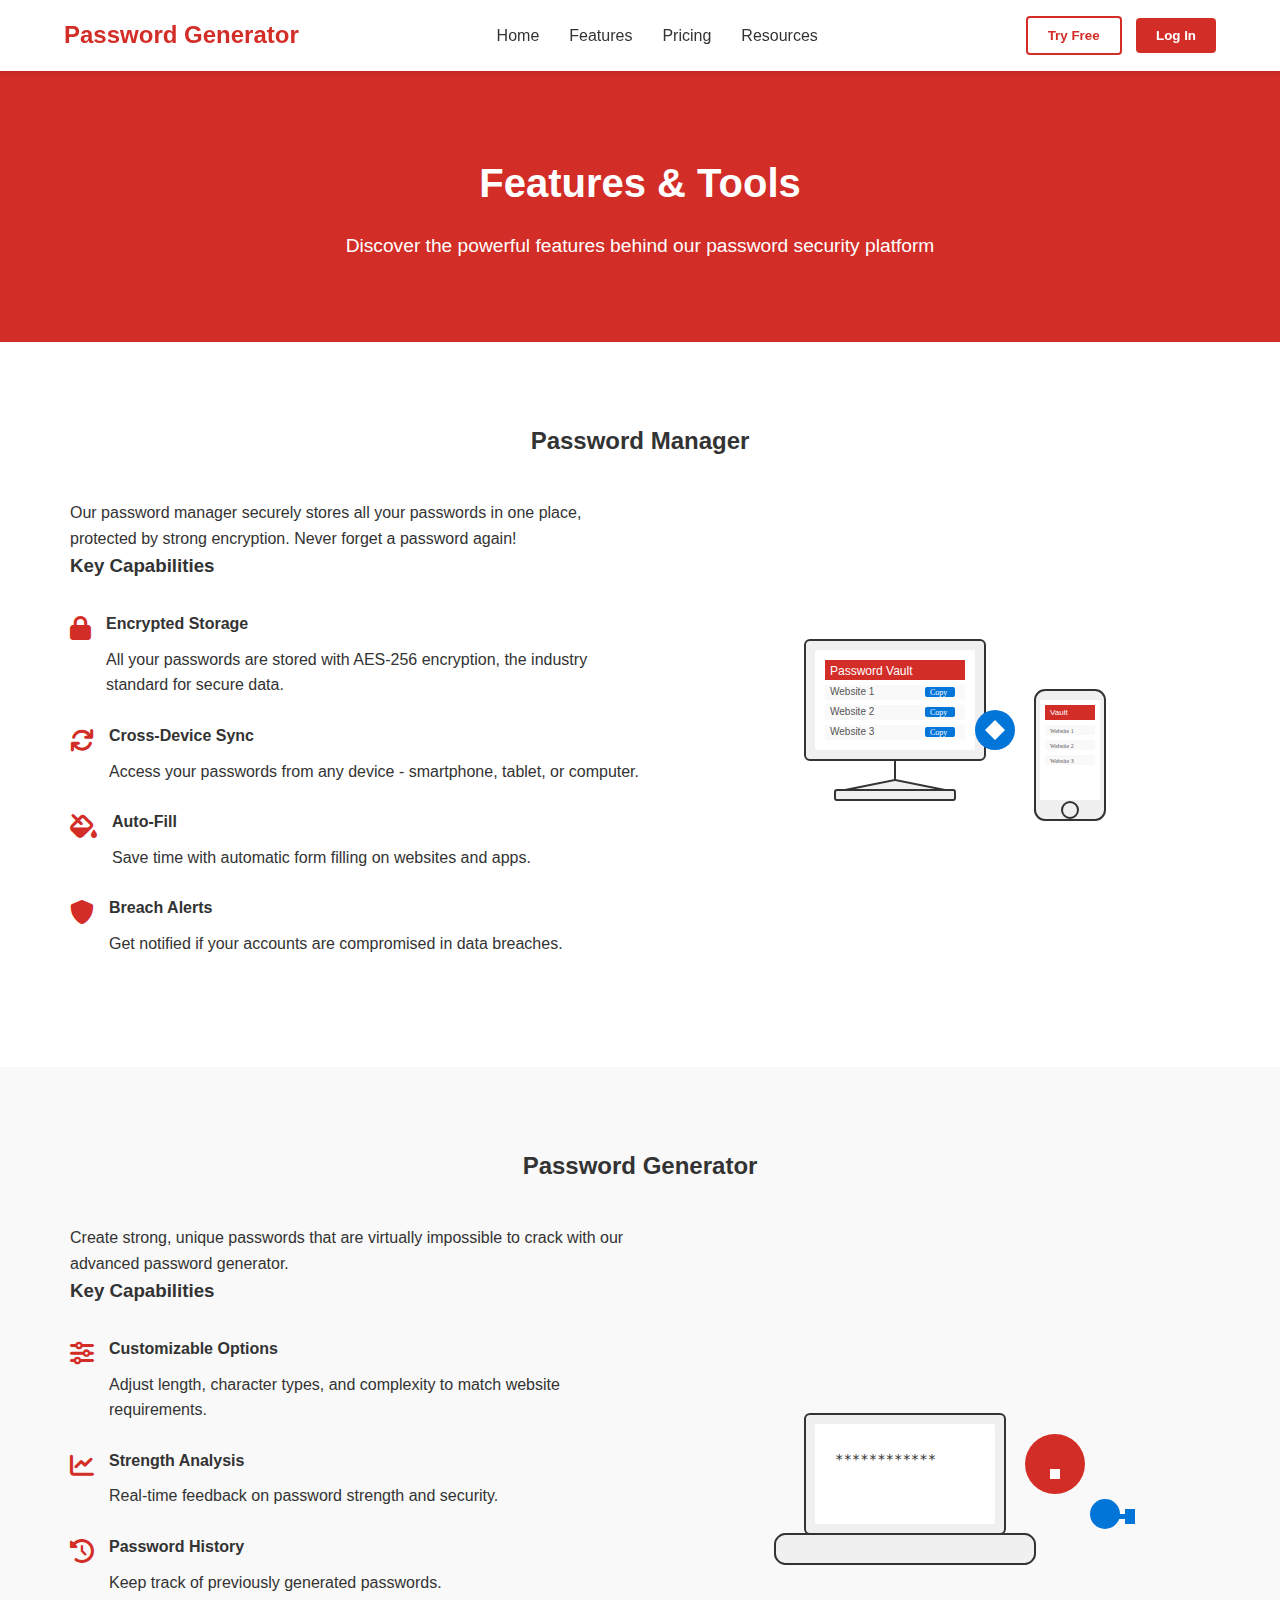
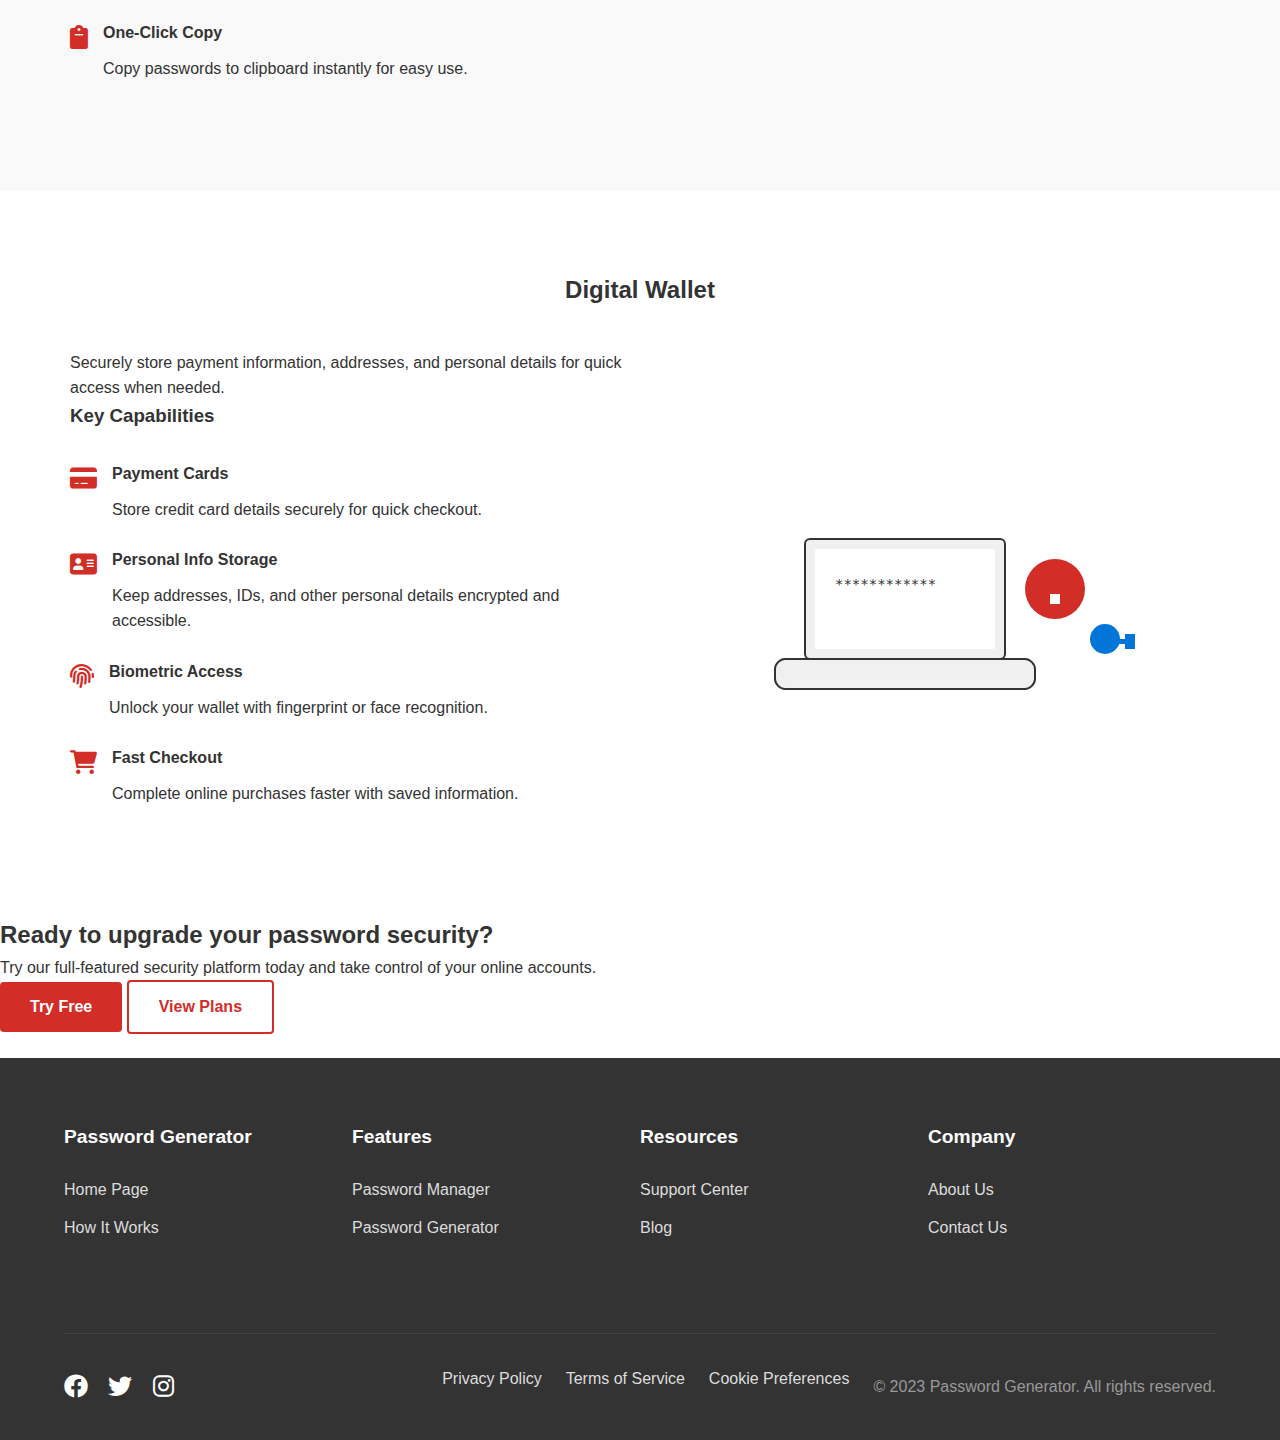
<file: features.html>
<!DOCTYPE html>
<html lang="en">
<head>
    <meta charset="UTF-8">
    <meta name="viewport" content="width=device-width, initial-scale=1.0">
    <title>Password Generator Features - Secure Password Management</title>
    <meta name="description" content="Explore features of our password generator and password management tools. Secure password creation, storage, and synchronization across devices.">
    <link rel="stylesheet" href="./styles.css">
    <link rel="stylesheet" href="https://cdnjs.cloudflare.com/ajax/libs/font-awesome/6.0.0-beta3/css/all.min.css">
    <link rel="canonical" href="https://passwordgenerator.space/features.html">
</head>
<body>
    <header>
        <nav>
            <div class="logo">Password Generator</div>
            <div class="menu-toggle">
                <i class="fas fa-bars"></i>
            </div>
            <ul class="nav-menu">
                <li><a href="index.html">Home</a></li>
                <li><a href="features.html">Features</a></li>
                <li><a href="#">Pricing</a></li>
                <li><a href="#">Resources</a></li>
            </ul>
            <div class="nav-buttons">
                <button class="try-free">Try Free</button>
                <button class="login">Log In</button>
            </div>
        </nav>
    </header>

    <main>
        <section class="page-banner">
            <div class="banner-content">
                <h1>Features & Tools</h1>
                <p>Discover the powerful features behind our password security platform</p>
            </div>
        </section>

        <section class="feature-section">
            <h2>Password Manager</h2>
            <div class="feature-details">
                <div class="feature-content">
                    <p>Our password manager securely stores all your passwords in one place, protected by strong encryption. Never forget a password again!</p>
                    
                    <h3>Key Capabilities</h3>
                    <ul class="feature-list">
                        <li>
                            <i class="fas fa-lock"></i>
                            <div>
                                <h4>Encrypted Storage</h4>
                                <p>All your passwords are stored with AES-256 encryption, the industry standard for secure data.</p>
                            </div>
                        </li>
                        <li>
                            <i class="fas fa-sync"></i>
                            <div>
                                <h4>Cross-Device Sync</h4>
                                <p>Access your passwords from any device - smartphone, tablet, or computer.</p>
                            </div>
                        </li>
                        <li>
                            <i class="fas fa-fill-drip"></i>
                            <div>
                                <h4>Auto-Fill</h4>
                                <p>Save time with automatic form filling on websites and apps.</p>
                            </div>
                        </li>
                        <li>
                            <i class="fas fa-shield-alt"></i>
                            <div>
                                <h4>Breach Alerts</h4>
                                <p>Get notified if your accounts are compromised in data breaches.</p>
                            </div>
                        </li>
                    </ul>
                </div>
                <div class="feature-image">
                    <img src="images/password-manager.svg" alt="Password Manager Interface">
                </div>
            </div>
        </section>

        <section class="feature-section feature-alt">
            <h2>Password Generator</h2>
            <div class="feature-details">
                <div class="feature-image">
                    <img src="images/password-generator.svg" alt="Password Generator Interface">
                </div>
                <div class="feature-content">
                    <p>Create strong, unique passwords that are virtually impossible to crack with our advanced password generator.</p>
                    
                    <h3>Key Capabilities</h3>
                    <ul class="feature-list">
                        <li>
                            <i class="fas fa-sliders-h"></i>
                            <div>
                                <h4>Customizable Options</h4>
                                <p>Adjust length, character types, and complexity to match website requirements.</p>
                            </div>
                        </li>
                        <li>
                            <i class="fas fa-chart-line"></i>
                            <div>
                                <h4>Strength Analysis</h4>
                                <p>Real-time feedback on password strength and security.</p>
                            </div>
                        </li>
                        <li>
                            <i class="fas fa-history"></i>
                            <div>
                                <h4>Password History</h4>
                                <p>Keep track of previously generated passwords.</p>
                            </div>
                        </li>
                        <li>
                            <i class="fas fa-clipboard"></i>
                            <div>
                                <h4>One-Click Copy</h4>
                                <p>Copy passwords to clipboard instantly for easy use.</p>
                            </div>
                        </li>
                    </ul>
                </div>
            </div>
        </section>

        <section class="feature-section">
            <h2>Digital Wallet</h2>
            <div class="feature-details">
                <div class="feature-content">
                    <p>Securely store payment information, addresses, and personal details for quick access when needed.</p>
                    
                    <h3>Key Capabilities</h3>
                    <ul class="feature-list">
                        <li>
                            <i class="fas fa-credit-card"></i>
                            <div>
                                <h4>Payment Cards</h4>
                                <p>Store credit card details securely for quick checkout.</p>
                            </div>
                        </li>
                        <li>
                            <i class="fas fa-address-card"></i>
                            <div>
                                <h4>Personal Info Storage</h4>
                                <p>Keep addresses, IDs, and other personal details encrypted and accessible.</p>
                            </div>
                        </li>
                        <li>
                            <i class="fas fa-fingerprint"></i>
                            <div>
                                <h4>Biometric Access</h4>
                                <p>Unlock your wallet with fingerprint or face recognition.</p>
                            </div>
                        </li>
                        <li>
                            <i class="fas fa-shopping-cart"></i>
                            <div>
                                <h4>Fast Checkout</h4>
                                <p>Complete online purchases faster with saved information.</p>
                            </div>
                        </li>
                    </ul>
                </div>
                <div class="feature-image">
                    <img src="images/password-generator.svg" alt="Digital Wallet Interface">
                </div>
            </div>
        </section>

        <section class="cta-section">
            <div class="cta-content">
                <h2>Ready to upgrade your password security?</h2>
                <p>Try our full-featured security platform today and take control of your online accounts.</p>
                <div class="cta-buttons">
                    <a href="#" class="primary-button">Try Free</a>
                    <a href="#" class="secondary-button">View Plans</a>
                </div>
            </div>
        </section>
    </main>

    <footer>
        <div class="footer-content">
            <div class="footer-section">
                <h4>Password Generator</h4>
                <ul>
                    <li><a href="index.html">Home Page</a></li>
                    <li><a href="generator-info.html">How It Works</a></li>
                </ul>
            </div>
            
            <div class="footer-section">
                <h4>Features</h4>
                <ul>
                    <li><a href="features.html">Password Manager</a></li>
                    <li><a href="features.html">Password Generator</a></li>
                </ul>
            </div>
            
            <div class="footer-section">
                <h4>Resources</h4>
                <ul>
                    <li><a href="resources.html">Support Center</a></li>
                    <li><a href="resources.html">Blog</a></li>
                </ul>
            </div>
            
            <div class="footer-section">
                <h4>Company</h4>
                <ul>
                    <li><a href="company.html">About Us</a></li>
                    <li><a href="company.html">Contact Us</a></li>
                </ul>
            </div>
        </div>
        
        <div class="footer-bottom">
            <div class="social-icons">
                <a href="#"><i class="fab fa-facebook"></i></a>
                <a href="#"><i class="fab fa-twitter"></i></a>
                <a href="#"><i class="fab fa-instagram"></i></a>
            </div>
            <div class="legal">
                <a href="privacy-policy.html">Privacy Policy</a>
                <a href="terms-of-service.html">Terms of Service</a>
                <a href="cookie-preferences.html">Cookie Preferences</a>
                <p>&copy; 2023 Password Generator. All rights reserved.</p>
            </div>
        </div>
    </footer>

    <script src="script.js"></script>
</body>
</html>
</file>
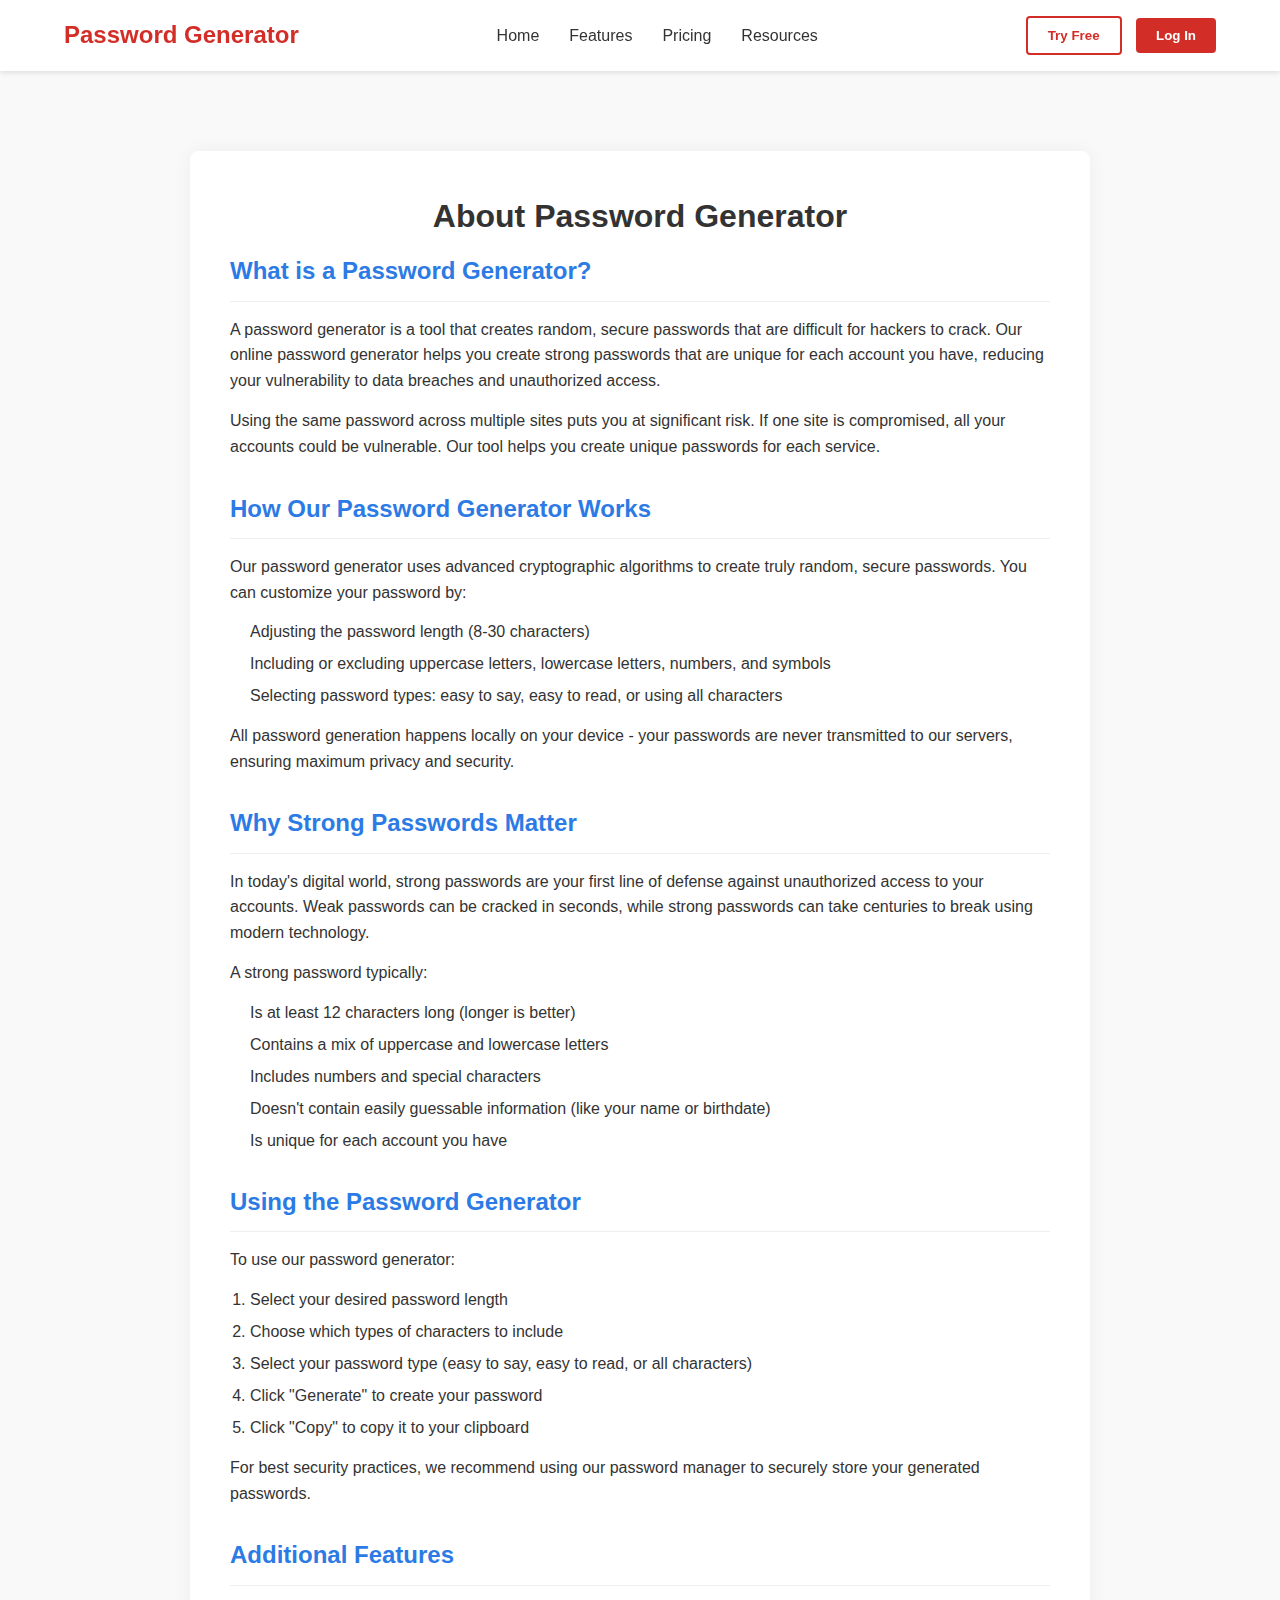
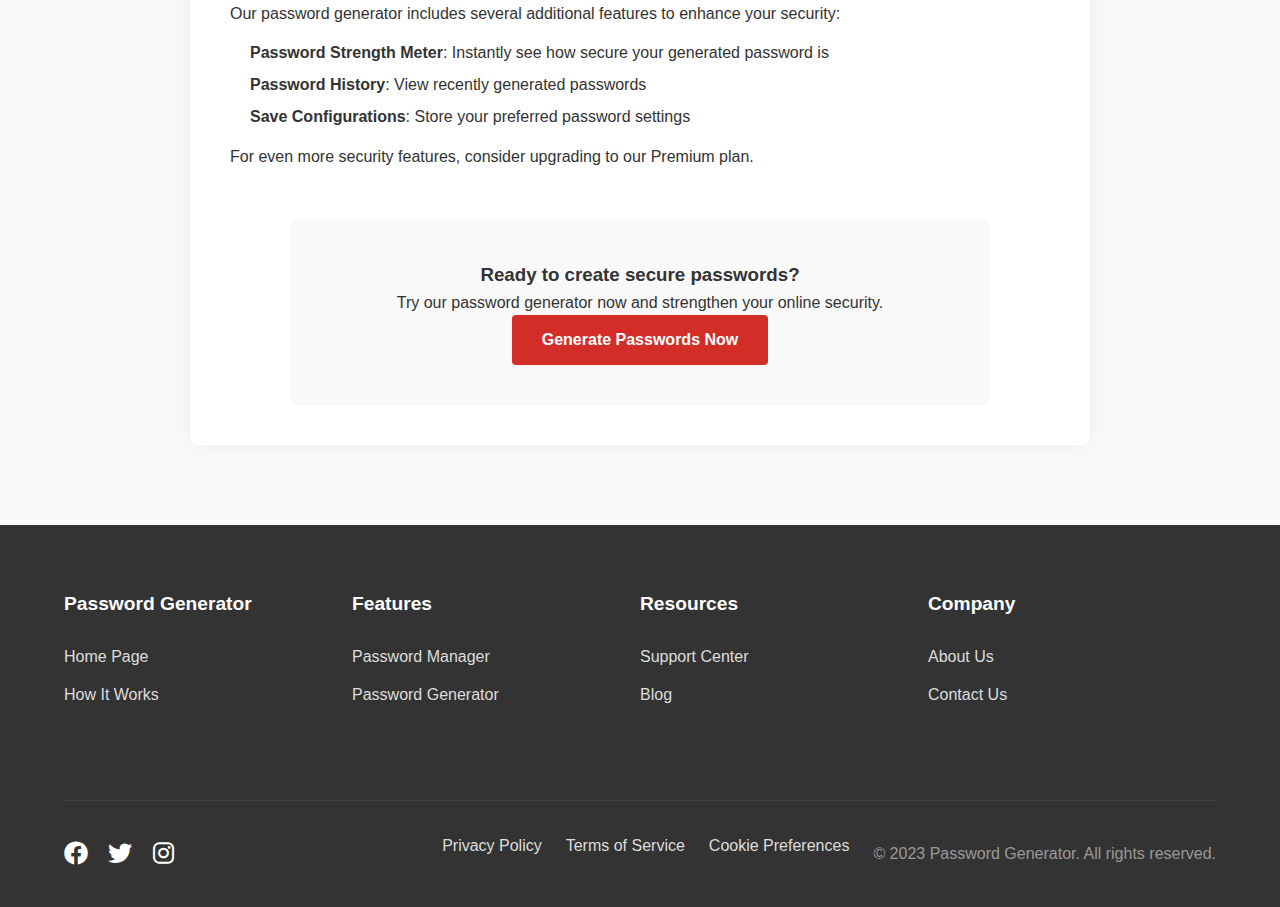
<file: generator-info.html>
<!DOCTYPE html>
<html lang="en">
<head>
    <meta charset="UTF-8">
    <meta name="viewport" content="width=device-width, initial-scale=1.0">
    <title>About Password Generator - Features & Benefits</title>
    <meta name="description" content="Learn about our password generator tool, how it works, and why strong passwords are important for your online security.">
    <link rel="stylesheet" href="./styles.css">
    <link rel="stylesheet" href="https://cdnjs.cloudflare.com/ajax/libs/font-awesome/6.0.0-beta3/css/all.min.css">
    <link rel="canonical" href="https://passwordgenerator.space/generator-info.html">
</head>
<body>
    <header>
        <nav>
            <div class="logo">Password Generator</div>
            <div class="menu-toggle">
                <i class="fas fa-bars"></i>
            </div>
            <ul class="nav-menu">
                <li><a href="index.html">Home</a></li>
                <li><a href="#">Features</a></li>
                <li><a href="#">Pricing</a></li>
                <li><a href="#">Resources</a></li>
            </ul>
            <div class="nav-buttons">
                <button class="try-free">Try Free</button>
                <button class="login">Log In</button>
            </div>
        </nav>
    </header>

    <main class="policy-page">
        <div class="policy-container">
            <h1>About Password Generator</h1>
            
            <section class="policy-section">
                <h2>What is a Password Generator?</h2>
                <p>A password generator is a tool that creates random, secure passwords that are difficult for hackers to crack. Our online password generator helps you create strong passwords that are unique for each account you have, reducing your vulnerability to data breaches and unauthorized access.</p>
                <p>Using the same password across multiple sites puts you at significant risk. If one site is compromised, all your accounts could be vulnerable. Our tool helps you create unique passwords for each service.</p>
            </section>

            <section class="policy-section">
                <h2>How Our Password Generator Works</h2>
                <p>Our password generator uses advanced cryptographic algorithms to create truly random, secure passwords. You can customize your password by:</p>
                <ul>
                    <li>Adjusting the password length (8-30 characters)</li>
                    <li>Including or excluding uppercase letters, lowercase letters, numbers, and symbols</li>
                    <li>Selecting password types: easy to say, easy to read, or using all characters</li>
                </ul>
                <p>All password generation happens locally on your device - your passwords are never transmitted to our servers, ensuring maximum privacy and security.</p>
            </section>

            <section class="policy-section">
                <h2>Why Strong Passwords Matter</h2>
                <p>In today's digital world, strong passwords are your first line of defense against unauthorized access to your accounts. Weak passwords can be cracked in seconds, while strong passwords can take centuries to break using modern technology.</p>
                <p>A strong password typically:</p>
                <ul>
                    <li>Is at least 12 characters long (longer is better)</li>
                    <li>Contains a mix of uppercase and lowercase letters</li>
                    <li>Includes numbers and special characters</li>
                    <li>Doesn't contain easily guessable information (like your name or birthdate)</li>
                    <li>Is unique for each account you have</li>
                </ul>
            </section>

            <section class="policy-section">
                <h2>Using the Password Generator</h2>
                <p>To use our password generator:</p>
                <ol>
                    <li>Select your desired password length</li>
                    <li>Choose which types of characters to include</li>
                    <li>Select your password type (easy to say, easy to read, or all characters)</li>
                    <li>Click "Generate" to create your password</li>
                    <li>Click "Copy" to copy it to your clipboard</li>
                </ol>
                <p>For best security practices, we recommend using our password manager to securely store your generated passwords.</p>
            </section>

            <section class="policy-section">
                <h2>Additional Features</h2>
                <p>Our password generator includes several additional features to enhance your security:</p>
                <ul>
                    <li><strong>Password Strength Meter</strong>: Instantly see how secure your generated password is</li>
                    <li><strong>Password History</strong>: View recently generated passwords</li>
                    <li><strong>Save Configurations</strong>: Store your preferred password settings</li>
                </ul>
                <p>For even more security features, consider upgrading to our Premium plan.</p>
            </section>

            <div class="cta-box">
                <h3>Ready to create secure passwords?</h3>
                <p>Try our password generator now and strengthen your online security.</p>
                <a href="index.html" class="primary-button">Generate Passwords Now</a>
            </div>
        </div>
    </main>

    <footer>
        <div class="footer-content">
            <div class="footer-section">
                <h4>Password Generator</h4>
                <ul>
                    <li><a href="index.html">Home Page</a></li>
                    <li><a href="generator-info.html">How It Works</a></li>
                </ul>
            </div>
            
            <div class="footer-section">
                <h4>Features</h4>
                <ul>
                    <li><a href="features.html">Password Manager</a></li>
                    <li><a href="features.html">Password Generator</a></li>
                </ul>
            </div>
            
            <div class="footer-section">
                <h4>Resources</h4>
                <ul>
                    <li><a href="resources.html">Support Center</a></li>
                    <li><a href="resources.html">Blog</a></li>
                </ul>
            </div>
            
            <div class="footer-section">
                <h4>Company</h4>
                <ul>
                    <li><a href="company.html">About Us</a></li>
                    <li><a href="company.html">Contact Us</a></li>
                </ul>
            </div>
        </div>
        
        <div class="footer-bottom">
            <div class="social-icons">
                <a href="#"><i class="fab fa-facebook"></i></a>
                <a href="#"><i class="fab fa-twitter"></i></a>
                <a href="#"><i class="fab fa-instagram"></i></a>
            </div>
            <div class="legal">
                <a href="privacy-policy.html">Privacy Policy</a>
                <a href="terms-of-service.html">Terms of Service</a>
                <a href="cookie-preferences.html">Cookie Preferences</a>
                <p>&copy; 2023 Password Generator. All rights reserved.</p>
            </div>
        </div>
    </footer>

    <script src="script.js"></script>
</body>
</html>
</file>
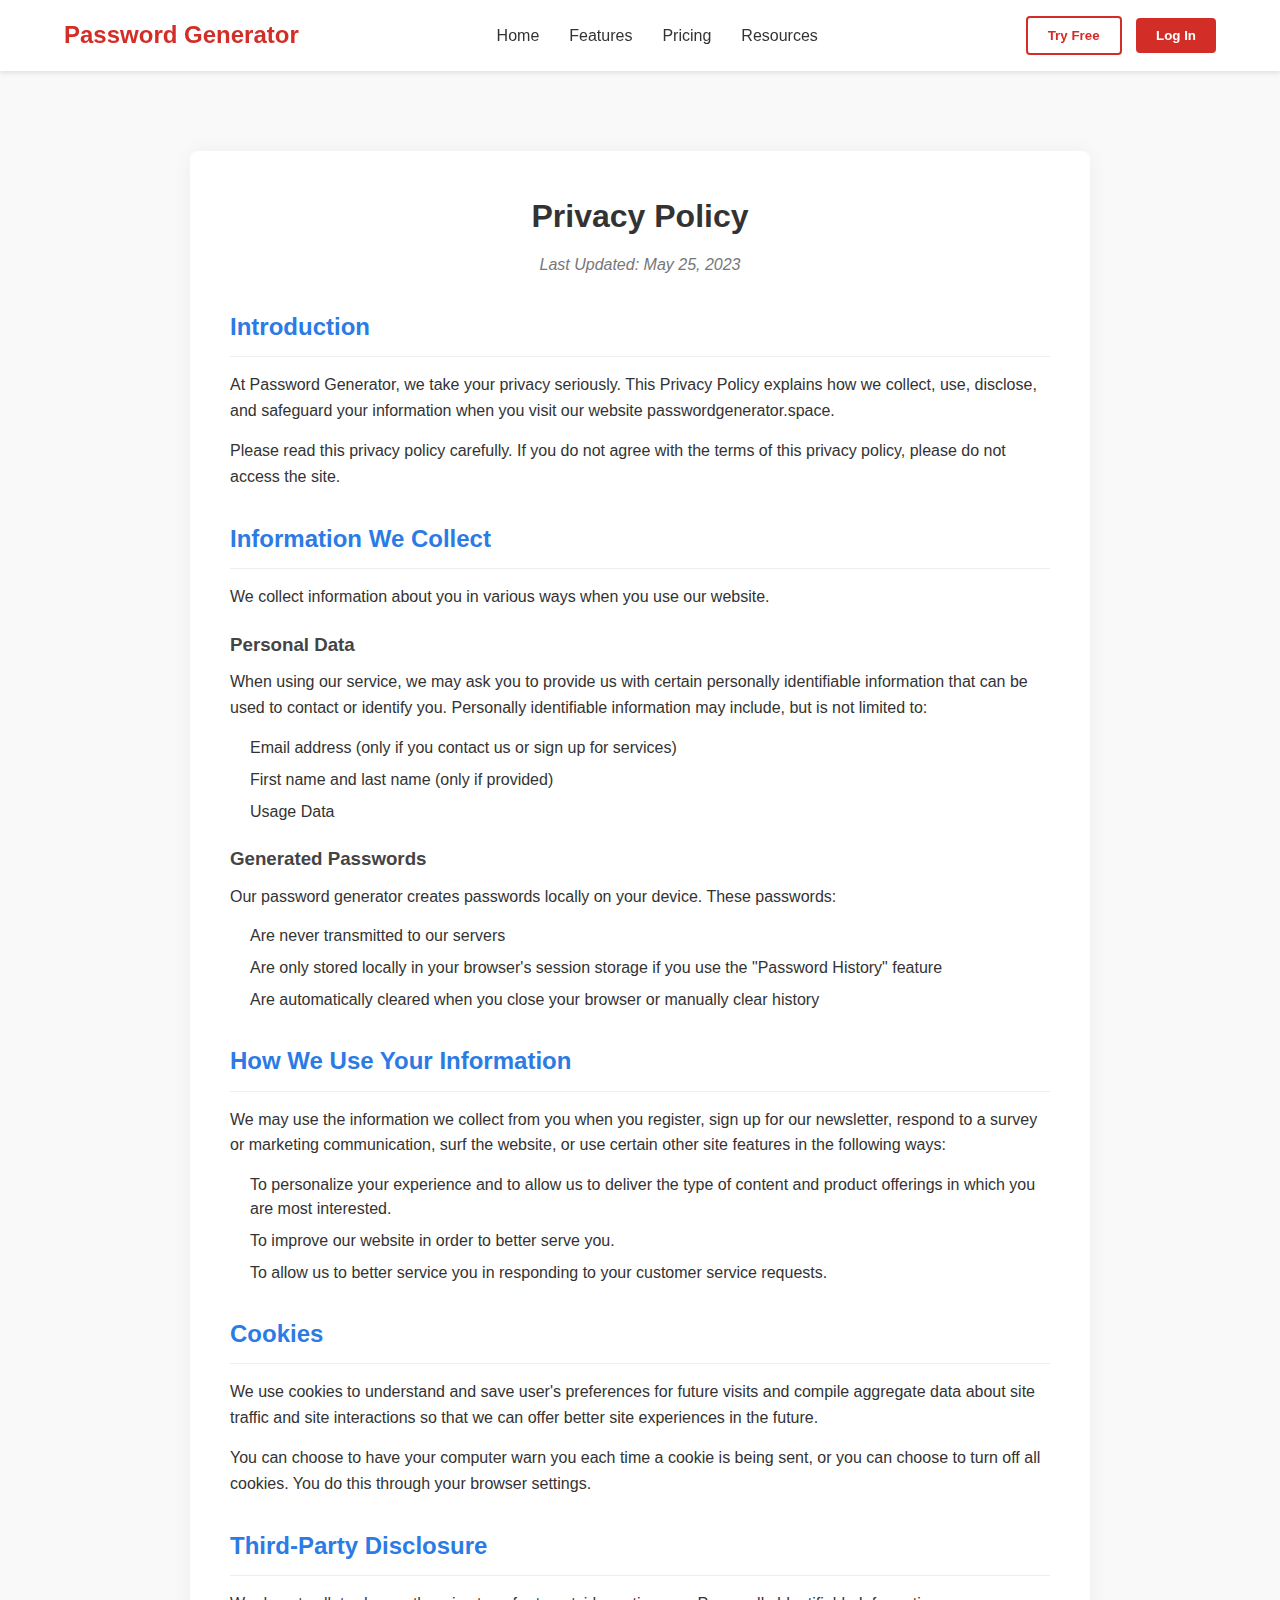
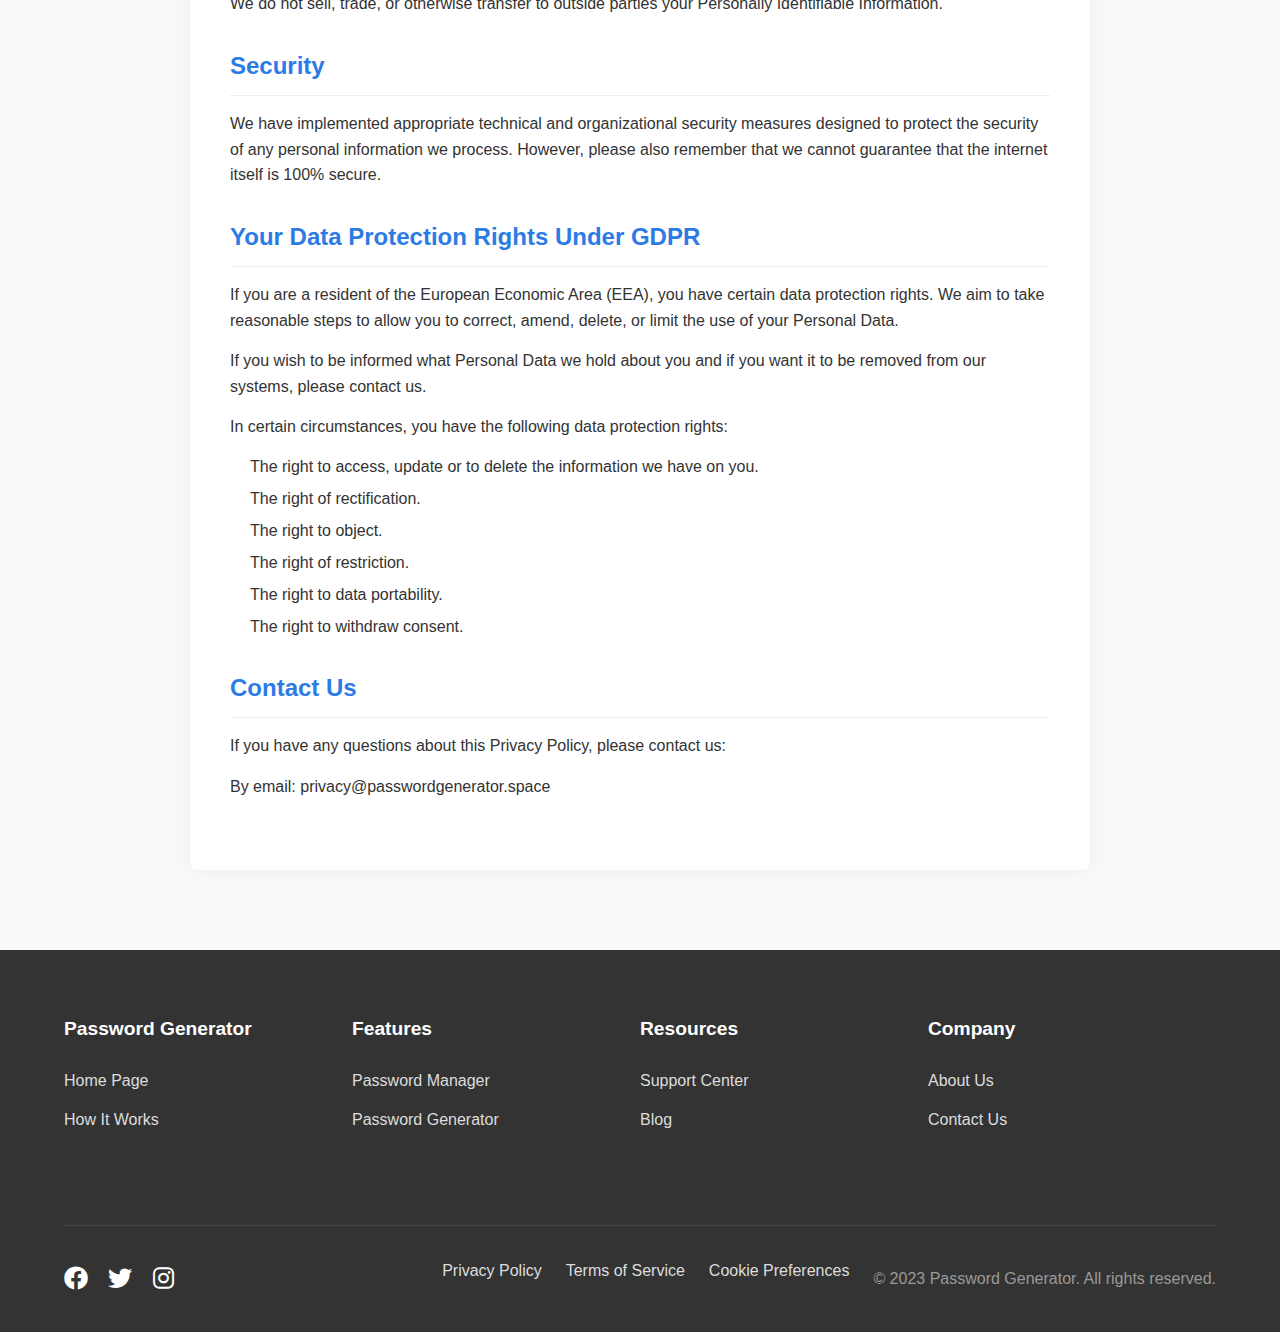
<file: privacy-policy.html>
<!DOCTYPE html>
<html lang="en">
<head>
    <meta charset="UTF-8">
    <meta name="viewport" content="width=device-width, initial-scale=1.0">
    <title>Privacy Policy - Password Generator</title>
    <meta name="description" content="Privacy Policy for Password Generator tool. Learn how we protect your data and privacy.">
    <link rel="stylesheet" href="./styles.css">
    <link rel="stylesheet" href="https://cdnjs.cloudflare.com/ajax/libs/font-awesome/6.0.0-beta3/css/all.min.css">
    <link rel="canonical" href="https://passwordgenerator.space/privacy-policy.html">
</head>
<body>
    <header>
        <nav>
            <div class="logo">Password Generator</div>
            <div class="menu-toggle">
                <i class="fas fa-bars"></i>
            </div>
            <ul class="nav-menu">
                <li><a href="index.html">Home</a></li>
                <li><a href="#">Features</a></li>
                <li><a href="#">Pricing</a></li>
                <li><a href="#">Resources</a></li>
            </ul>
            <div class="nav-buttons">
                <button class="try-free">Try Free</button>
                <button class="login">Log In</button>
            </div>
        </nav>
    </header>

    <main class="policy-page">
        <div class="policy-container">
            <h1>Privacy Policy</h1>
            <p class="last-updated">Last Updated: May 25, 2023</p>

            <section class="policy-section">
                <h2>Introduction</h2>
                <p>At Password Generator, we take your privacy seriously. This Privacy Policy explains how we collect, use, disclose, and safeguard your information when you visit our website passwordgenerator.space.</p>
                <p>Please read this privacy policy carefully. If you do not agree with the terms of this privacy policy, please do not access the site.</p>
            </section>

            <section class="policy-section">
                <h2>Information We Collect</h2>
                <p>We collect information about you in various ways when you use our website.</p>
                
                <h3>Personal Data</h3>
                <p>When using our service, we may ask you to provide us with certain personally identifiable information that can be used to contact or identify you. Personally identifiable information may include, but is not limited to:</p>
                <ul>
                    <li>Email address (only if you contact us or sign up for services)</li>
                    <li>First name and last name (only if provided)</li>
                    <li>Usage Data</li>
                </ul>
                
                <h3>Generated Passwords</h3>
                <p>Our password generator creates passwords locally on your device. These passwords:</p>
                <ul>
                    <li>Are never transmitted to our servers</li>
                    <li>Are only stored locally in your browser's session storage if you use the "Password History" feature</li>
                    <li>Are automatically cleared when you close your browser or manually clear history</li>
                </ul>
            </section>

            <section class="policy-section">
                <h2>How We Use Your Information</h2>
                <p>We may use the information we collect from you when you register, sign up for our newsletter, respond to a survey or marketing communication, surf the website, or use certain other site features in the following ways:</p>
                <ul>
                    <li>To personalize your experience and to allow us to deliver the type of content and product offerings in which you are most interested.</li>
                    <li>To improve our website in order to better serve you.</li>
                    <li>To allow us to better service you in responding to your customer service requests.</li>
                </ul>
            </section>

            <section class="policy-section">
                <h2>Cookies</h2>
                <p>We use cookies to understand and save user's preferences for future visits and compile aggregate data about site traffic and site interactions so that we can offer better site experiences in the future.</p>
                <p>You can choose to have your computer warn you each time a cookie is being sent, or you can choose to turn off all cookies. You do this through your browser settings.</p>
            </section>

            <section class="policy-section">
                <h2>Third-Party Disclosure</h2>
                <p>We do not sell, trade, or otherwise transfer to outside parties your Personally Identifiable Information.</p>
            </section>

            <section class="policy-section">
                <h2>Security</h2>
                <p>We have implemented appropriate technical and organizational security measures designed to protect the security of any personal information we process. However, please also remember that we cannot guarantee that the internet itself is 100% secure.</p>
            </section>

            <section class="policy-section">
                <h2>Your Data Protection Rights Under GDPR</h2>
                <p>If you are a resident of the European Economic Area (EEA), you have certain data protection rights. We aim to take reasonable steps to allow you to correct, amend, delete, or limit the use of your Personal Data.</p>
                <p>If you wish to be informed what Personal Data we hold about you and if you want it to be removed from our systems, please contact us.</p>
                <p>In certain circumstances, you have the following data protection rights:</p>
                <ul>
                    <li>The right to access, update or to delete the information we have on you.</li>
                    <li>The right of rectification.</li>
                    <li>The right to object.</li>
                    <li>The right of restriction.</li>
                    <li>The right to data portability.</li>
                    <li>The right to withdraw consent.</li>
                </ul>
            </section>

            <section class="policy-section">
                <h2>Contact Us</h2>
                <p>If you have any questions about this Privacy Policy, please contact us:</p>
                <p>By email: privacy@passwordgenerator.space</p>
            </section>
        </div>
    </main>

    <footer>
        <div class="footer-content">
            <div class="footer-section">
                <h4>Password Generator</h4>
                <ul>
                    <li><a href="index.html">Home Page</a></li>
                    <li><a href="generator-info.html">How It Works</a></li>
                </ul>
            </div>
            
            <div class="footer-section">
                <h4>Features</h4>
                <ul>
                    <li><a href="features.html">Password Manager</a></li>
                    <li><a href="features.html">Password Generator</a></li>
                </ul>
            </div>
            
            <div class="footer-section">
                <h4>Resources</h4>
                <ul>
                    <li><a href="resources.html">Support Center</a></li>
                    <li><a href="resources.html">Blog</a></li>
                </ul>
            </div>
            
            <div class="footer-section">
                <h4>Company</h4>
                <ul>
                    <li><a href="company.html">About Us</a></li>
                    <li><a href="company.html">Contact Us</a></li>
                </ul>
            </div>
        </div>
        
        <div class="footer-bottom">
            <div class="social-icons">
                <a href="#"><i class="fab fa-facebook"></i></a>
                <a href="#"><i class="fab fa-twitter"></i></a>
                <a href="#"><i class="fab fa-instagram"></i></a>
            </div>
            <div class="legal">
                <a href="privacy-policy.html">Privacy Policy</a>
                <a href="terms-of-service.html">Terms of Service</a>
                <a href="cookie-preferences.html">Cookie Preferences</a>
                <p>&copy; 2023 Password Generator. All rights reserved.</p>
            </div>
        </div>
    </footer>

    <script src="script.js"></script>
</body>
</html>
</file>
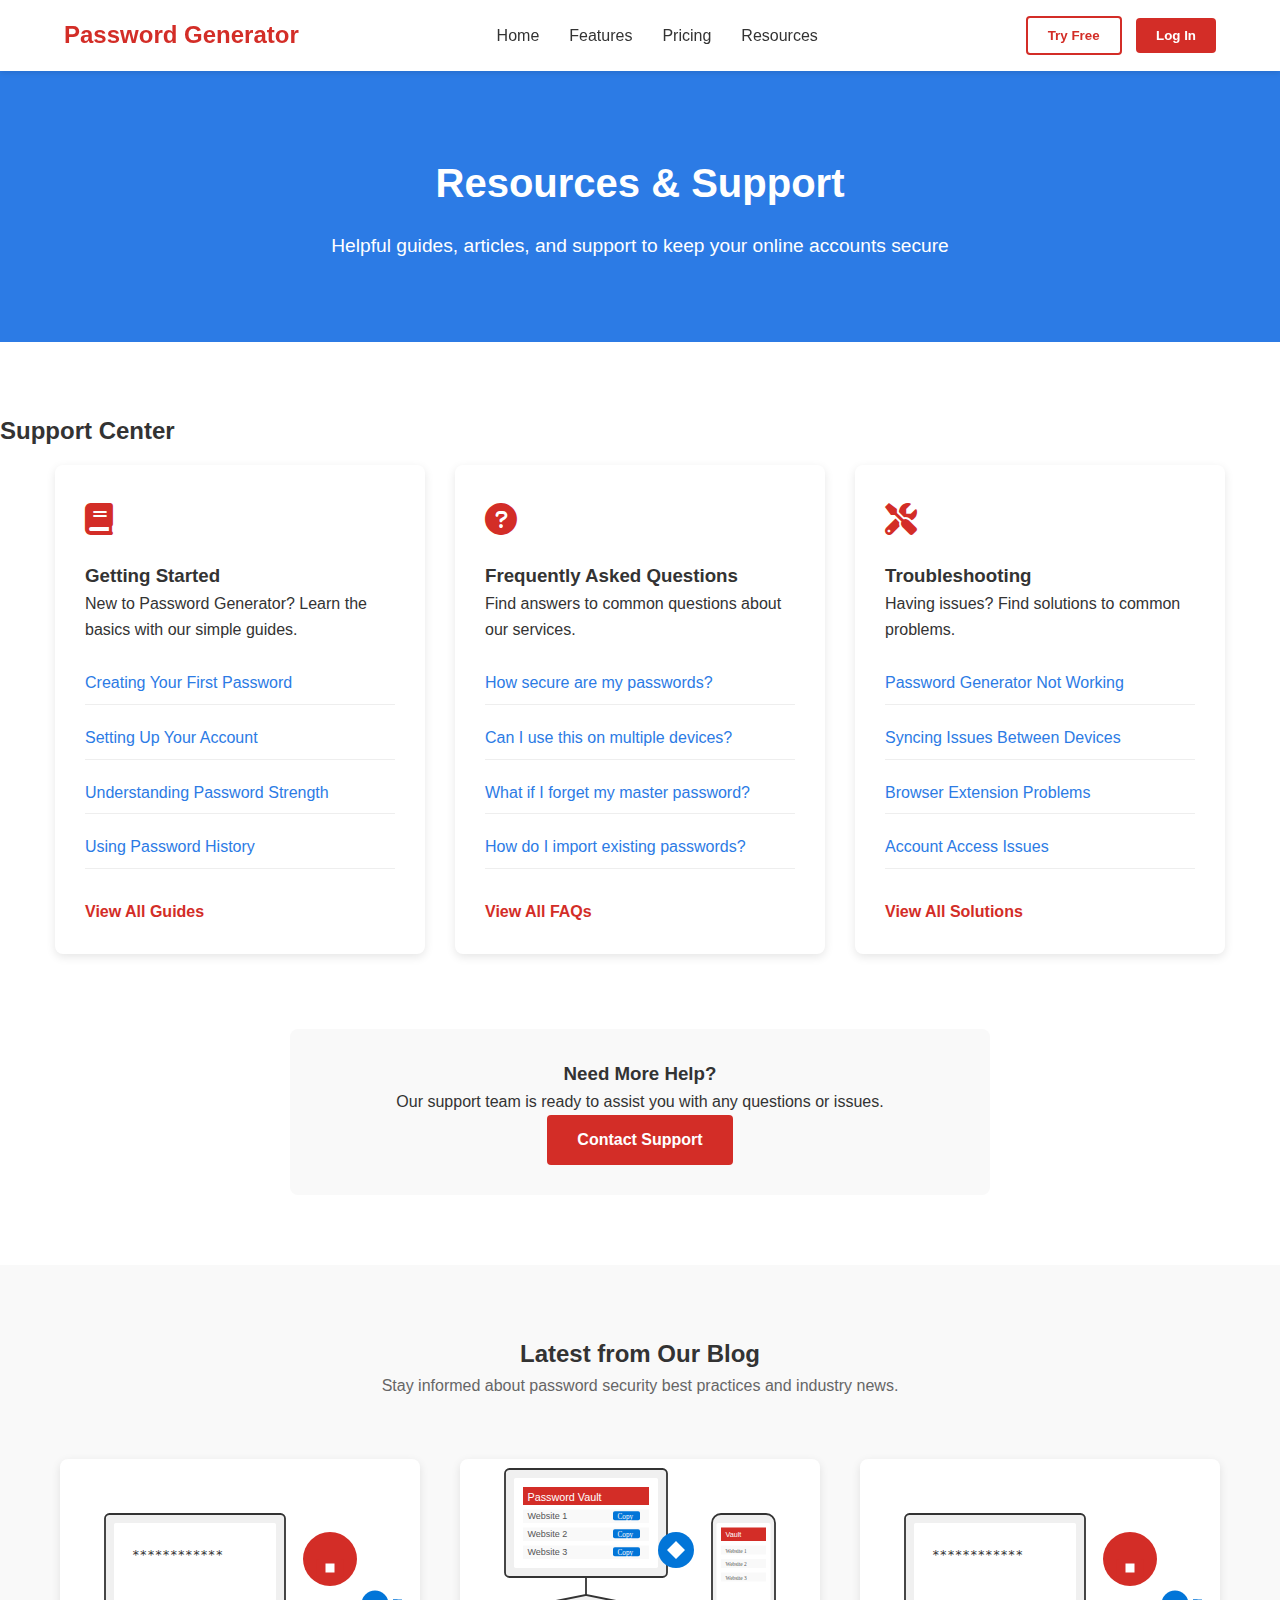
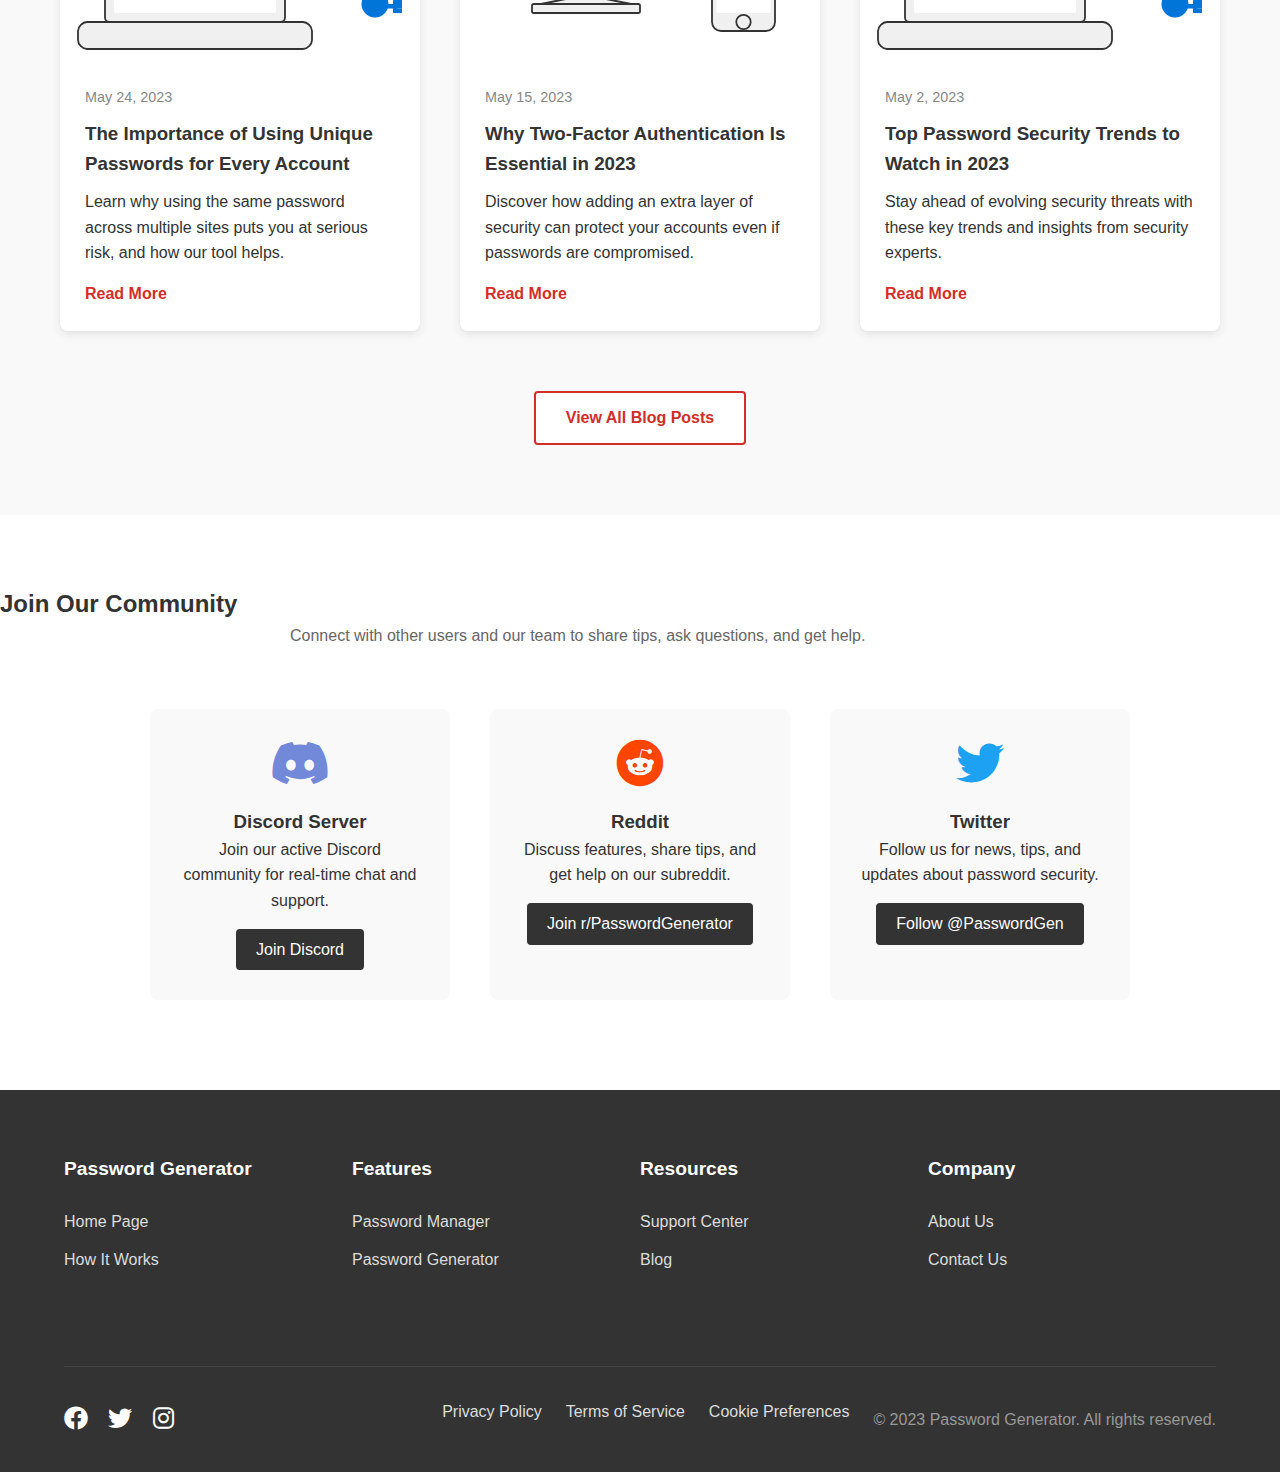
<file: resources.html>
<!DOCTYPE html>
<html lang="en">
<head>
    <meta charset="UTF-8">
    <meta name="viewport" content="width=device-width, initial-scale=1.0">
    <title>Password Security Resources & Support - Password Generator</title>
    <meta name="description" content="Access password security resources, guides, blog posts, and support. Learn how to keep your accounts secure with our helpful resources.">
    <link rel="stylesheet" href="./styles.css">
    <link rel="stylesheet" href="https://cdnjs.cloudflare.com/ajax/libs/font-awesome/6.0.0-beta3/css/all.min.css">
    <link rel="canonical" href="https://passwordgenerator.space/resources.html">
</head>
<body>
    <header>
        <nav>
            <div class="logo">Password Generator</div>
            <div class="menu-toggle">
                <i class="fas fa-bars"></i>
            </div>
            <ul class="nav-menu">
                <li><a href="index.html">Home</a></li>
                <li><a href="features.html">Features</a></li>
                <li><a href="#">Pricing</a></li>
                <li><a href="resources.html">Resources</a></li>
            </ul>
            <div class="nav-buttons">
                <button class="try-free">Try Free</button>
                <button class="login">Log In</button>
            </div>
        </nav>
    </header>

    <main>
        <section class="page-banner resources-banner">
            <div class="banner-content">
                <h1>Resources & Support</h1>
                <p>Helpful guides, articles, and support to keep your online accounts secure</p>
            </div>
        </section>

        <section class="resource-section">
            <h2>Support Center</h2>
            <div class="support-categories">
                <div class="support-category">
                    <div class="category-icon">
                        <i class="fas fa-book"></i>
                    </div>
                    <h3>Getting Started</h3>
                    <p>New to Password Generator? Learn the basics with our simple guides.</p>
                    <ul class="resource-links">
                        <li><a href="#">Creating Your First Password</a></li>
                        <li><a href="#">Setting Up Your Account</a></li>
                        <li><a href="#">Understanding Password Strength</a></li>
                        <li><a href="#">Using Password History</a></li>
                    </ul>
                    <a href="#" class="more-link">View All Guides</a>
                </div>

                <div class="support-category">
                    <div class="category-icon">
                        <i class="fas fa-question-circle"></i>
                    </div>
                    <h3>Frequently Asked Questions</h3>
                    <p>Find answers to common questions about our services.</p>
                    <ul class="resource-links">
                        <li><a href="#">How secure are my passwords?</a></li>
                        <li><a href="#">Can I use this on multiple devices?</a></li>
                        <li><a href="#">What if I forget my master password?</a></li>
                        <li><a href="#">How do I import existing passwords?</a></li>
                    </ul>
                    <a href="#" class="more-link">View All FAQs</a>
                </div>

                <div class="support-category">
                    <div class="category-icon">
                        <i class="fas fa-tools"></i>
                    </div>
                    <h3>Troubleshooting</h3>
                    <p>Having issues? Find solutions to common problems.</p>
                    <ul class="resource-links">
                        <li><a href="#">Password Generator Not Working</a></li>
                        <li><a href="#">Syncing Issues Between Devices</a></li>
                        <li><a href="#">Browser Extension Problems</a></li>
                        <li><a href="#">Account Access Issues</a></li>
                    </ul>
                    <a href="#" class="more-link">View All Solutions</a>
                </div>
            </div>

            <div class="contact-support">
                <h3>Need More Help?</h3>
                <p>Our support team is ready to assist you with any questions or issues.</p>
                <a href="#" class="primary-button">Contact Support</a>
            </div>
        </section>

        <section class="resource-section blog-section">
            <h2>Latest from Our Blog</h2>
            <p class="section-intro">Stay informed about password security best practices and industry news.</p>
            
            <div class="blog-posts">
                <article class="blog-post">
                    <div class="post-image">
                        <img src="images/password-generator.svg" alt="Password Security" class="blog-thumbnail">
                    </div>
                    <div class="post-content">
                        <span class="post-date">May 24, 2023</span>
                        <h3><a href="#">The Importance of Using Unique Passwords for Every Account</a></h3>
                        <p>Learn why using the same password across multiple sites puts you at serious risk, and how our tool helps.</p>
                        <a href="#" class="read-more">Read More</a>
                    </div>
                </article>

                <article class="blog-post">
                    <div class="post-image">
                        <img src="images/password-manager.svg" alt="Two-factor Authentication" class="blog-thumbnail">
                    </div>
                    <div class="post-content">
                        <span class="post-date">May 15, 2023</span>
                        <h3><a href="#">Why Two-Factor Authentication Is Essential in 2023</a></h3>
                        <p>Discover how adding an extra layer of security can protect your accounts even if passwords are compromised.</p>
                        <a href="#" class="read-more">Read More</a>
                    </div>
                </article>

                <article class="blog-post">
                    <div class="post-image">
                        <img src="images/password-generator.svg" alt="Password Trends" class="blog-thumbnail">
                    </div>
                    <div class="post-content">
                        <span class="post-date">May 2, 2023</span>
                        <h3><a href="#">Top Password Security Trends to Watch in 2023</a></h3>
                        <p>Stay ahead of evolving security threats with these key trends and insights from security experts.</p>
                        <a href="#" class="read-more">Read More</a>
                    </div>
                </article>
            </div>

            <div class="view-all-posts">
                <a href="#" class="secondary-button">View All Blog Posts</a>
            </div>
        </section>

        <section class="resource-section community-section">
            <h2>Join Our Community</h2>
            <p class="section-intro">Connect with other users and our team to share tips, ask questions, and get help.</p>
            
            <div class="community-options">
                <div class="community-option">
                    <i class="fab fa-discord"></i>
                    <h3>Discord Server</h3>
                    <p>Join our active Discord community for real-time chat and support.</p>
                    <a href="#" class="community-link">Join Discord</a>
                </div>

                <div class="community-option">
                    <i class="fab fa-reddit"></i>
                    <h3>Reddit</h3>
                    <p>Discuss features, share tips, and get help on our subreddit.</p>
                    <a href="#" class="community-link">Join r/PasswordGenerator</a>
                </div>

                <div class="community-option">
                    <i class="fab fa-twitter"></i>
                    <h3>Twitter</h3>
                    <p>Follow us for news, tips, and updates about password security.</p>
                    <a href="#" class="community-link">Follow @PasswordGen</a>
                </div>
            </div>
        </section>
    </main>

    <footer>
        <div class="footer-content">
            <div class="footer-section">
                <h4>Password Generator</h4>
                <ul>
                    <li><a href="index.html">Home Page</a></li>
                    <li><a href="generator-info.html">How It Works</a></li>
                </ul>
            </div>
            
            <div class="footer-section">
                <h4>Features</h4>
                <ul>
                    <li><a href="features.html">Password Manager</a></li>
                    <li><a href="features.html">Password Generator</a></li>
                </ul>
            </div>
            
            <div class="footer-section">
                <h4>Resources</h4>
                <ul>
                    <li><a href="resources.html">Support Center</a></li>
                    <li><a href="resources.html">Blog</a></li>
                </ul>
            </div>
            
            <div class="footer-section">
                <h4>Company</h4>
                <ul>
                    <li><a href="company.html">About Us</a></li>
                    <li><a href="company.html">Contact Us</a></li>
                </ul>
            </div>
        </div>
        
        <div class="footer-bottom">
            <div class="social-icons">
                <a href="#"><i class="fab fa-facebook"></i></a>
                <a href="#"><i class="fab fa-twitter"></i></a>
                <a href="#"><i class="fab fa-instagram"></i></a>
            </div>
            <div class="legal">
                <a href="privacy-policy.html">Privacy Policy</a>
                <a href="terms-of-service.html">Terms of Service</a>
                <a href="cookie-preferences.html">Cookie Preferences</a>
                <p>&copy; 2023 Password Generator. All rights reserved.</p>
            </div>
        </div>
    </footer>

    <script src="script.js"></script>
</body>
</html>
</file>
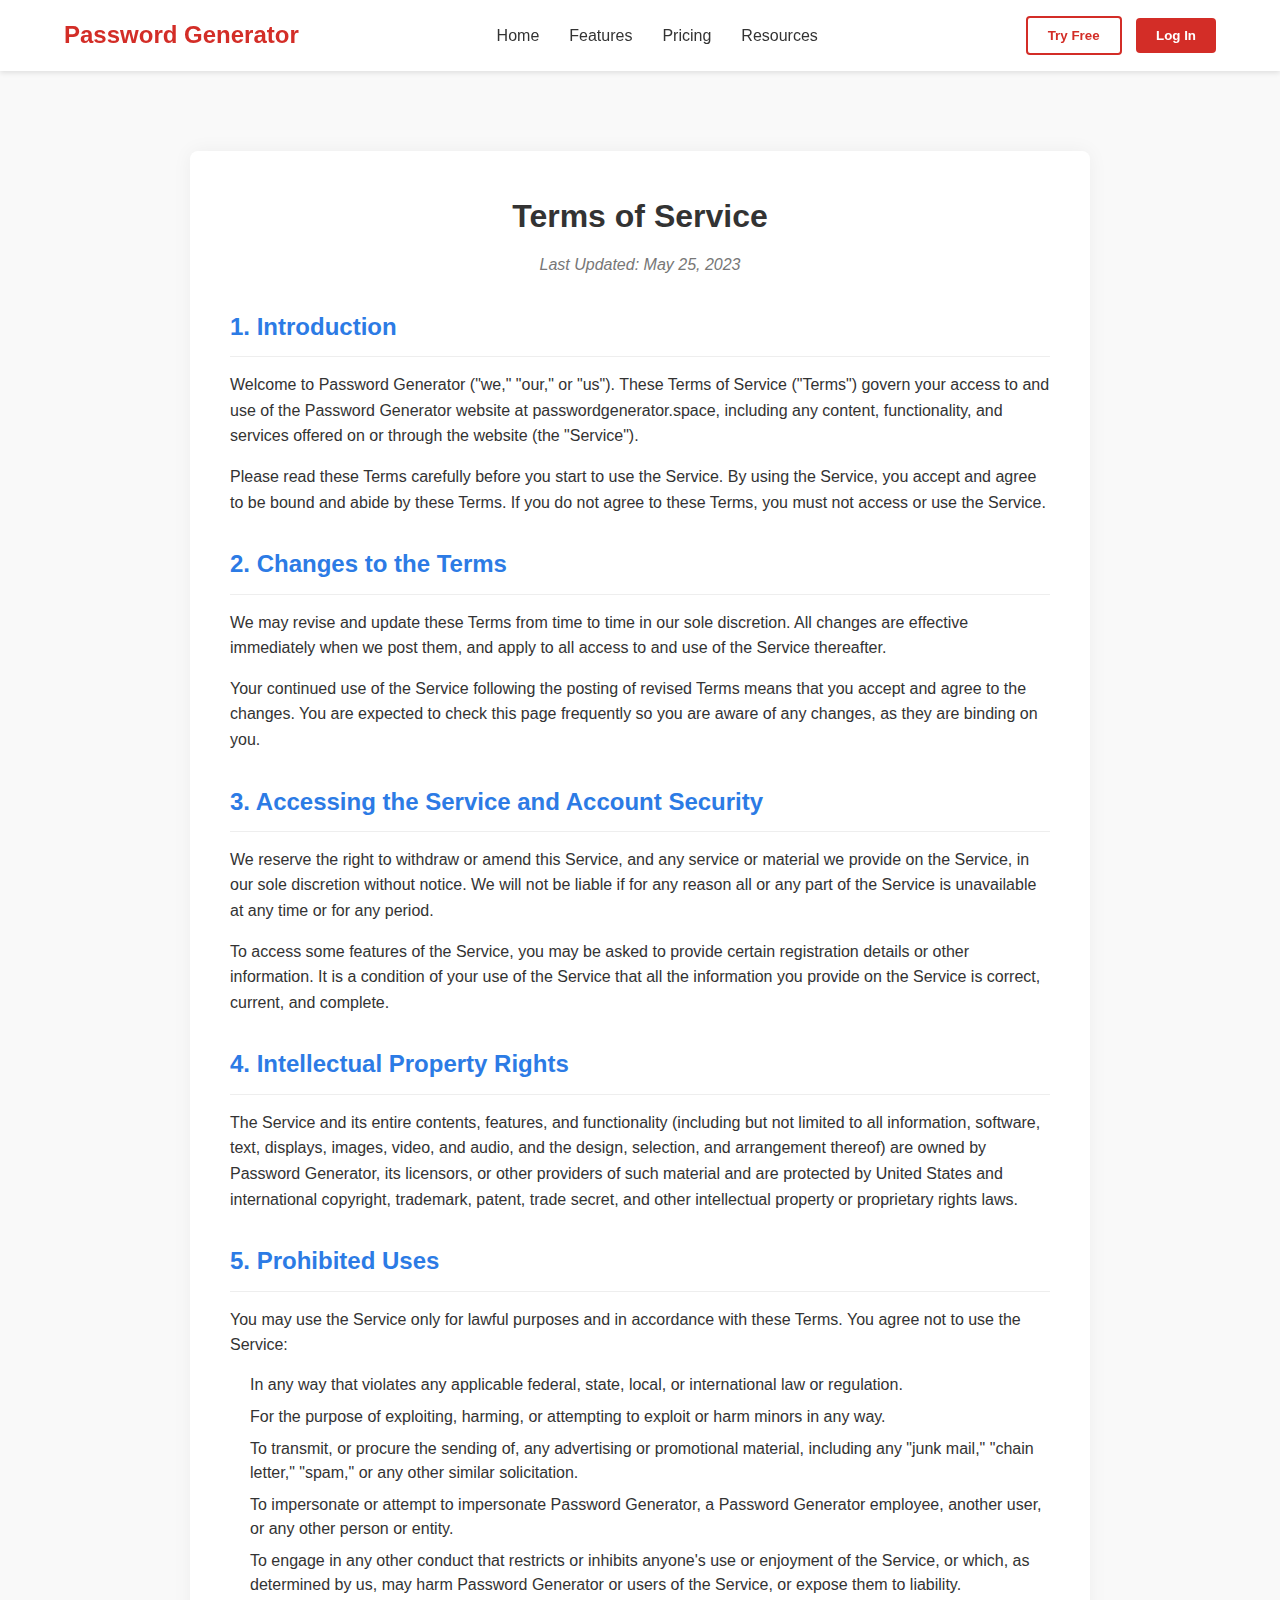
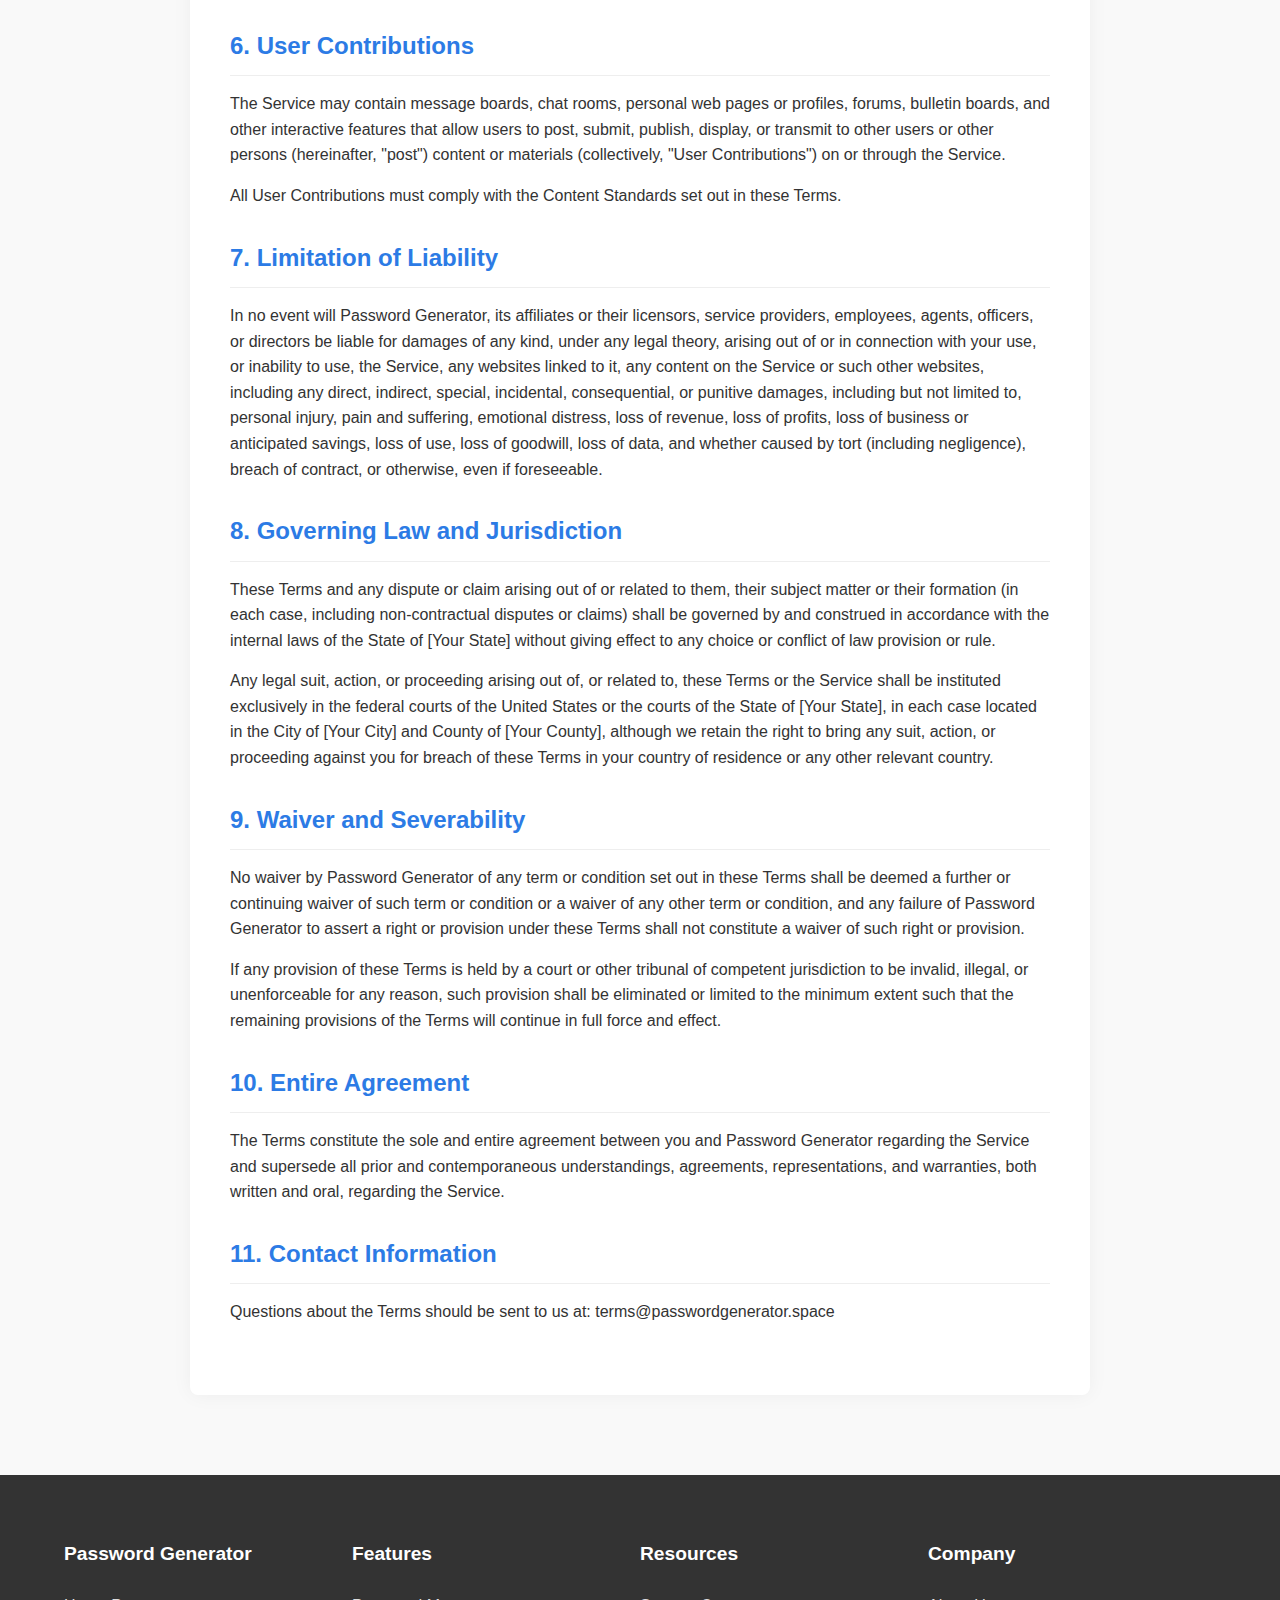
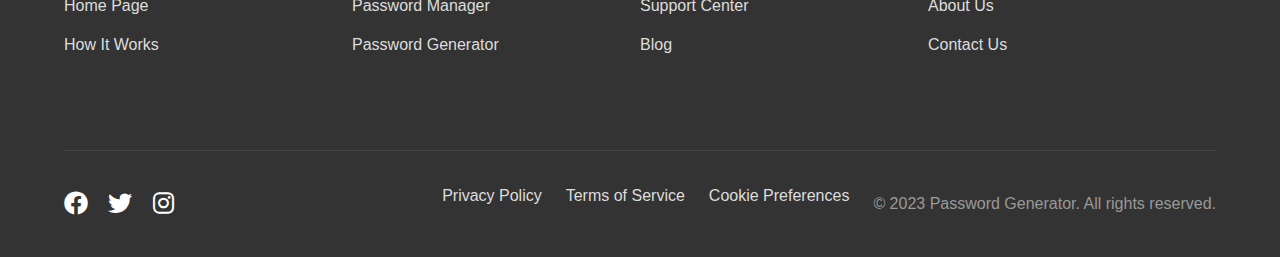
<file: terms-of-service.html>
<!DOCTYPE html>
<html lang="en">
<head>
    <meta charset="UTF-8">
    <meta name="viewport" content="width=device-width, initial-scale=1.0">
    <title>Terms of Service - Password Generator</title>
    <meta name="description" content="Terms of Service for Password Generator tool. Learn about the terms governing the use of our service.">
    <link rel="stylesheet" href="./styles.css">
    <link rel="stylesheet" href="https://cdnjs.cloudflare.com/ajax/libs/font-awesome/6.0.0-beta3/css/all.min.css">
    <link rel="canonical" href="https://passwordgenerator.space/terms-of-service.html">
</head>
<body>
    <header>
        <nav>
            <div class="logo">Password Generator</div>
            <div class="menu-toggle">
                <i class="fas fa-bars"></i>
            </div>
            <ul class="nav-menu">
                <li><a href="index.html">Home</a></li>
                <li><a href="#">Features</a></li>
                <li><a href="#">Pricing</a></li>
                <li><a href="#">Resources</a></li>
            </ul>
            <div class="nav-buttons">
                <button class="try-free">Try Free</button>
                <button class="login">Log In</button>
            </div>
        </nav>
    </header>

    <main class="policy-page">
        <div class="policy-container">
            <h1>Terms of Service</h1>
            <p class="last-updated">Last Updated: May 25, 2023</p>

            <section class="policy-section">
                <h2>1. Introduction</h2>
                <p>Welcome to Password Generator ("we," "our," or "us"). These Terms of Service ("Terms") govern your access to and use of the Password Generator website at passwordgenerator.space, including any content, functionality, and services offered on or through the website (the "Service").</p>
                <p>Please read these Terms carefully before you start to use the Service. By using the Service, you accept and agree to be bound and abide by these Terms. If you do not agree to these Terms, you must not access or use the Service.</p>
            </section>

            <section class="policy-section">
                <h2>2. Changes to the Terms</h2>
                <p>We may revise and update these Terms from time to time in our sole discretion. All changes are effective immediately when we post them, and apply to all access to and use of the Service thereafter.</p>
                <p>Your continued use of the Service following the posting of revised Terms means that you accept and agree to the changes. You are expected to check this page frequently so you are aware of any changes, as they are binding on you.</p>
            </section>

            <section class="policy-section">
                <h2>3. Accessing the Service and Account Security</h2>
                <p>We reserve the right to withdraw or amend this Service, and any service or material we provide on the Service, in our sole discretion without notice. We will not be liable if for any reason all or any part of the Service is unavailable at any time or for any period.</p>
                <p>To access some features of the Service, you may be asked to provide certain registration details or other information. It is a condition of your use of the Service that all the information you provide on the Service is correct, current, and complete.</p>
            </section>

            <section class="policy-section">
                <h2>4. Intellectual Property Rights</h2>
                <p>The Service and its entire contents, features, and functionality (including but not limited to all information, software, text, displays, images, video, and audio, and the design, selection, and arrangement thereof) are owned by Password Generator, its licensors, or other providers of such material and are protected by United States and international copyright, trademark, patent, trade secret, and other intellectual property or proprietary rights laws.</p>
            </section>

            <section class="policy-section">
                <h2>5. Prohibited Uses</h2>
                <p>You may use the Service only for lawful purposes and in accordance with these Terms. You agree not to use the Service:</p>
                <ul>
                    <li>In any way that violates any applicable federal, state, local, or international law or regulation.</li>
                    <li>For the purpose of exploiting, harming, or attempting to exploit or harm minors in any way.</li>
                    <li>To transmit, or procure the sending of, any advertising or promotional material, including any "junk mail," "chain letter," "spam," or any other similar solicitation.</li>
                    <li>To impersonate or attempt to impersonate Password Generator, a Password Generator employee, another user, or any other person or entity.</li>
                    <li>To engage in any other conduct that restricts or inhibits anyone's use or enjoyment of the Service, or which, as determined by us, may harm Password Generator or users of the Service, or expose them to liability.</li>
                </ul>
            </section>

            <section class="policy-section">
                <h2>6. User Contributions</h2>
                <p>The Service may contain message boards, chat rooms, personal web pages or profiles, forums, bulletin boards, and other interactive features that allow users to post, submit, publish, display, or transmit to other users or other persons (hereinafter, "post") content or materials (collectively, "User Contributions") on or through the Service.</p>
                <p>All User Contributions must comply with the Content Standards set out in these Terms.</p>
            </section>

            <section class="policy-section">
                <h2>7. Limitation of Liability</h2>
                <p>In no event will Password Generator, its affiliates or their licensors, service providers, employees, agents, officers, or directors be liable for damages of any kind, under any legal theory, arising out of or in connection with your use, or inability to use, the Service, any websites linked to it, any content on the Service or such other websites, including any direct, indirect, special, incidental, consequential, or punitive damages, including but not limited to, personal injury, pain and suffering, emotional distress, loss of revenue, loss of profits, loss of business or anticipated savings, loss of use, loss of goodwill, loss of data, and whether caused by tort (including negligence), breach of contract, or otherwise, even if foreseeable.</p>
            </section>

            <section class="policy-section">
                <h2>8. Governing Law and Jurisdiction</h2>
                <p>These Terms and any dispute or claim arising out of or related to them, their subject matter or their formation (in each case, including non-contractual disputes or claims) shall be governed by and construed in accordance with the internal laws of the State of [Your State] without giving effect to any choice or conflict of law provision or rule.</p>
                <p>Any legal suit, action, or proceeding arising out of, or related to, these Terms or the Service shall be instituted exclusively in the federal courts of the United States or the courts of the State of [Your State], in each case located in the City of [Your City] and County of [Your County], although we retain the right to bring any suit, action, or proceeding against you for breach of these Terms in your country of residence or any other relevant country.</p>
            </section>

            <section class="policy-section">
                <h2>9. Waiver and Severability</h2>
                <p>No waiver by Password Generator of any term or condition set out in these Terms shall be deemed a further or continuing waiver of such term or condition or a waiver of any other term or condition, and any failure of Password Generator to assert a right or provision under these Terms shall not constitute a waiver of such right or provision.</p>
                <p>If any provision of these Terms is held by a court or other tribunal of competent jurisdiction to be invalid, illegal, or unenforceable for any reason, such provision shall be eliminated or limited to the minimum extent such that the remaining provisions of the Terms will continue in full force and effect.</p>
            </section>

            <section class="policy-section">
                <h2>10. Entire Agreement</h2>
                <p>The Terms constitute the sole and entire agreement between you and Password Generator regarding the Service and supersede all prior and contemporaneous understandings, agreements, representations, and warranties, both written and oral, regarding the Service.</p>
            </section>

            <section class="policy-section">
                <h2>11. Contact Information</h2>
                <p>Questions about the Terms should be sent to us at: terms@passwordgenerator.space</p>
            </section>
        </div>
    </main>

    <footer>
        <div class="footer-content">
            <div class="footer-section">
                <h4>Password Generator</h4>
                <ul>
                    <li><a href="index.html">Home Page</a></li>
                    <li><a href="generator-info.html">How It Works</a></li>
                </ul>
            </div>
            
            <div class="footer-section">
                <h4>Features</h4>
                <ul>
                    <li><a href="features.html">Password Manager</a></li>
                    <li><a href="features.html">Password Generator</a></li>
                </ul>
            </div>
            
            <div class="footer-section">
                <h4>Resources</h4>
                <ul>
                    <li><a href="resources.html">Support Center</a></li>
                    <li><a href="resources.html">Blog</a></li>
                </ul>
            </div>
            
            <div class="footer-section">
                <h4>Company</h4>
                <ul>
                    <li><a href="company.html">About Us</a></li>
                    <li><a href="company.html">Contact Us</a></li>
                </ul>
            </div>
        </div>
        
        <div class="footer-bottom">
            <div class="social-icons">
                <a href="#"><i class="fab fa-facebook"></i></a>
                <a href="#"><i class="fab fa-twitter"></i></a>
                <a href="#"><i class="fab fa-instagram"></i></a>
            </div>
            <div class="legal">
                <a href="privacy-policy.html">Privacy Policy</a>
                <a href="terms-of-service.html">Terms of Service</a>
                <a href="cookie-preferences.html">Cookie Preferences</a>
                <p>&copy; 2023 Password Generator. All rights reserved.</p>
            </div>
        </div>
    </footer>

    <script src="script.js"></script>
</body>
</html>
</file>
<file: styles.css>
/* Reset & Base Styles */
* {
    box-sizing: border-box;
    margin: 0;
    padding: 0;
}

:root {
    --primary-color: #D32D27;
    --secondary-color: #0275d8;
    --dark-color: #333;
    --light-color: #f4f4f4;
    --success-color: #28a745;
    --warning-color: #ffc107;
    --font-primary: 'Segoe UI', Tahoma, Geneva, Verdana, sans-serif;
}

body {
    font-family: var(--font-primary);
    line-height: 1.6;
    color: var(--dark-color);
    background-color: #fff;
}

a {
    text-decoration: none;
    color: var(--secondary-color);
}

ul {
    list-style: none;
}

button {
    cursor: pointer;
    border: none;
    border-radius: 4px;
    padding: 10px 20px;
    font-weight: bold;
    transition: background-color 0.3s, transform 0.3s;
}

button:hover {
    transform: translateY(-2px);
}

img {
    max-width: 100%;
}

/* Header & Navigation */
header {
    background-color: #fff;
    box-shadow: 0 2px 5px rgba(0, 0, 0, 0.1);
    position: sticky;
    top: 0;
    z-index: 100;
}

nav {
    display: flex;
    justify-content: space-between;
    align-items: center;
    padding: 1rem 5%;
    max-width: 1400px;
    margin: 0 auto;
}

.logo {
    font-size: 1.5rem;
    font-weight: bold;
    color: var(--primary-color);
}

.nav-menu {
    display: flex;
}

.nav-menu li {
    margin: 0 15px;
}

.nav-menu a {
    color: var(--dark-color);
    font-weight: 500;
}

.nav-menu a:hover {
    color: var(--primary-color);
}

.nav-buttons button {
    margin-left: 10px;
}

.try-free {
    background-color: transparent;
    color: var(--primary-color);
    border: 2px solid var(--primary-color);
}

.login {
    background-color: var(--primary-color);
    color: white;
}

.menu-toggle {
    display: none;
    font-size: 1.5rem;
    cursor: pointer;
}

/* Hero Section */
.hero {
    display: flex;
    align-items: center;
    justify-content: space-between;
    padding: 4rem 5%;
    max-width: 1400px;
    margin: 0 auto;
}

.hero-content {
    flex: 1;
    max-width: 600px;
}

.hero-content h1 {
    font-size: 2.5rem;
    margin-bottom: 1rem;
    line-height: 1.2;
}

.hero-content p {
    font-size: 1.2rem;
    margin-bottom: 2rem;
    color: #555;
}

.hero-buttons button {
    padding: 12px 25px;
    font-size: 1rem;
}

.try-business {
    background-color: var(--primary-color);
    color: white;
    margin-right: 10px;
}

.try-personal {
    background-color: var(--secondary-color);
    color: white;
}

.hero-image {
    flex: 1;
    display: flex;
    justify-content: center;
    align-items: center;
}

/* Generator Section */
.generator-section {
    background-color: var(--light-color);
    padding: 4rem 5%;
    text-align: center;
}

.generator-section h2 {
    font-size: 2rem;
    margin-bottom: 1rem;
}

.generator-section p {
    max-width: 800px;
    margin: 0 auto 2rem;
    color: #555;
}

.password-generator {
    max-width: 900px;
    margin: 0 auto;
    background-color: white;
    border-radius: 8px;
    box-shadow: 0 4px 10px rgba(0, 0, 0, 0.1);
    padding: 2rem;
    text-align: left;
}

.password-display {
    display: flex;
    margin-bottom: 2rem;
}

#password-output {
    flex: 1;
    padding: 12px;
    font-size: 1.2rem;
    border: 1px solid #ddd;
    border-radius: 4px 0 0 4px;
    background-color: #f9f9f9;
}

.password-actions {
    display: flex;
}

.password-actions button {
    border-radius: 0;
}

#copy-password {
    background-color: #f0f0f0;
    color: var(--dark-color);
}

#generate-password {
    background-color: var(--primary-color);
    color: white;
    border-radius: 0 4px 4px 0;
}

.customize-password h3 {
    margin-bottom: 1.5rem;
    font-size: 1.5rem;
}

.length-slider {
    margin-bottom: 2rem;
    display: flex;
    align-items: center;
    flex-wrap: wrap;
}

.length-slider label {
    flex: 1;
    min-width: 150px;
    font-weight: bold;
}

.length-slider input {
    flex: 2;
    min-width: 200px;
}

#length-value {
    margin-left: 15px;
    font-weight: bold;
    color: var(--primary-color);
}

.password-options {
    display: flex;
    flex-wrap: wrap;
    margin-bottom: 2rem;
    gap: 2rem;
}

.option-group {
    flex: 1;
    min-width: 300px;
}

.radio-option, .checkbox-option {
    margin-bottom: 1rem;
    display: flex;
    flex-wrap: wrap;
    align-items: baseline;
}

.radio-option input, .checkbox-option input {
    margin-right: 10px;
}

.radio-option label, .checkbox-option label {
    font-weight: bold;
    margin-right: 10px;
}

.radio-option p {
    width: 100%;
    margin-top: 5px;
    margin-left: 25px;
    color: #666;
    font-size: 0.9rem;
}

.checkbox-group {
    flex: 1;
    min-width: 300px;
}

.copy-btn {
    background-color: var(--primary-color);
    color: white;
    padding: 12px 25px;
    font-size: 1rem;
}

.copy-notification {
    display: none;
    margin-top: 10px;
    color: var(--success-color);
    font-weight: bold;
}

/* Benefits Section */
.benefits {
    display: flex;
    align-items: center;
    justify-content: space-between;
    padding: 4rem 5%;
    max-width: 1400px;
    margin: 0 auto;
}

.benefit-content {
    flex: 1;
    max-width: 600px;
}

.benefit-content h2 {
    font-size: 2rem;
    margin-bottom: 1rem;
}

.benefit-content p {
    margin-bottom: 2rem;
    color: #555;
}

.get-free {
    background-color: var(--primary-color);
    color: white;
    padding: 12px 25px;
    font-size: 1rem;
}

.benefit-image {
    flex: 1;
    display: flex;
    justify-content: center;
    align-items: center;
}

/* Features Section */
.features {
    background-color: var(--light-color);
    padding: 4rem 5%;
    text-align: center;
}

.features h2 {
    font-size: 2rem;
    margin-bottom: 3rem;
}

.feature-cards {
    display: flex;
    flex-wrap: wrap;
    justify-content: center;
    gap: 2rem;
    max-width: 1400px;
    margin: 0 auto;
}

.feature-card {
    background-color: white;
    border-radius: 8px;
    box-shadow: 0 4px 10px rgba(0, 0, 0, 0.1);
    padding: 2rem;
    flex: 1;
    min-width: 250px;
    max-width: 300px;
    text-align: left;
}

.icon {
    font-size: 2rem;
    color: var(--primary-color);
    margin-bottom: 1rem;
}

.feature-card h3 {
    margin-bottom: 1rem;
}

.feature-card p {
    margin-bottom: 1.5rem;
    color: #555;
}

.learn-more {
    font-weight: bold;
    display: inline-block;
}

.learn-more:hover {
    text-decoration: underline;
}

/* FAQ Section */
.faq {
    padding: 4rem 5%;
    max-width: 1000px;
    margin: 0 auto;
}

.faq h2 {
    font-size: 2rem;
    margin-bottom: 3rem;
    text-align: center;
}

.faq-item {
    margin-bottom: 1.5rem;
    border-bottom: 1px solid #ddd;
}

.faq-question {
    display: flex;
    justify-content: space-between;
    align-items: center;
    padding: 1rem 0;
    cursor: pointer;
}

.faq-question h3 {
    font-size: 1.2rem;
}

.toggle-icon {
    font-size: 1.5rem;
    font-weight: bold;
}

.faq-answer {
    display: none;
    padding: 0 0 1.5rem;
}

.faq-item.active .faq-answer {
    display: block;
}

.faq-item.active .toggle-icon {
    transform: rotate(45deg);
}

/* CTA Section */
.cta {
    background-color: var(--primary-color);
    color: white;
    padding: 4rem 5%;
    text-align: center;
}

.cta h2 {
    font-size: 2rem;
    margin-bottom: 2rem;
}

.cta-buttons {
    margin-bottom: 1.5rem;
}

.cta-buttons button {
    background-color: white;
    color: var(--primary-color);
    margin: 0 10px;
    padding: 12px 25px;
    font-size: 1rem;
}

/* Footer */
footer {
    background-color: var(--dark-color);
    color: white;
    padding: 4rem 5% 2rem;
}

.footer-content {
    display: flex;
    flex-wrap: wrap;
    justify-content: space-between;
    max-width: 1400px;
    margin: 0 auto 3rem;
}

.footer-section {
    flex: 1;
    min-width: 200px;
    margin-bottom: 2rem;
}

.footer-section h4 {
    margin-bottom: 1.5rem;
    font-size: 1.2rem;
}

.footer-section ul li {
    margin-bottom: 0.8rem;
}

.footer-section a {
    color: #ddd;
}

.footer-section a:hover {
    color: white;
}

.footer-bottom {
    max-width: 1400px;
    margin: 0 auto;
    border-top: 1px solid #444;
    padding-top: 2rem;
    display: flex;
    flex-wrap: wrap;
    justify-content: space-between;
    align-items: center;
}

.social-icons a {
    color: white;
    font-size: 1.5rem;
    margin-right: 1rem;
}

.legal {
    display: flex;
    flex-wrap: wrap;
    align-items: center;
}

.legal a {
    color: #ddd;
    margin-right: 1.5rem;
    margin-bottom: 1rem;
}

.legal p {
    color: #999;
}

/* Media Queries */
@media (max-width: 1024px) {
    .hero, .benefits {
        flex-direction: column;
        text-align: center;
    }
    
    .hero-content, .benefit-content {
        margin-bottom: 3rem;
    }
    
    .password-display {
        flex-direction: column;
    }
    
    #password-output {
        border-radius: 4px 4px 0 0;
    }
    
    .password-actions {
        display: flex;
    }
    
    #copy-password {
        flex: 1;
        border-radius: 0 0 0 4px;
    }
    
    #generate-password {
        flex: 1;
        border-radius: 0 0 4px 0;
    }
}

@media (max-width: 768px) {
    .menu-toggle {
        display: block;
    }
    
    .nav-menu, .nav-buttons {
        display: none;
    }
    
    .nav-menu.active {
        display: flex;
        flex-direction: column;
        position: absolute;
        top: 70px;
        left: 0;
        right: 0;
        background-color: white;
        box-shadow: 0 5px 10px rgba(0, 0, 0, 0.1);
        padding: 1rem;
    }
    
    .nav-menu.active li {
        margin: 1rem 0;
    }
    
    .nav-buttons.active {
        display: flex;
        flex-direction: column;
        position: absolute;
        top: calc(70px + 180px);
        left: 0;
        right: 0;
        background-color: white;
        box-shadow: 0 5px 10px rgba(0, 0, 0, 0.1);
        padding: 1rem;
    }
    
    .nav-buttons.active button {
        margin: 0.5rem 0;
    }
    
    .footer-section {
        flex: 100%;
    }
}

/* Password Strength Indicator */
.password-strength {
    margin-bottom: 2rem;
    padding: 1rem 0;
    border-bottom: 1px solid #eee;
}

.strength-label {
    margin-bottom: 0.5rem;
    font-weight: bold;
}

.strength-meter {
    display: flex;
    gap: 5px;
    margin-bottom: 0.5rem;
}

.strength-segment {
    height: 8px;
    flex: 1;
    background-color: #ddd;
    border-radius: 4px;
    transition: background-color 0.3s;
}

.strength-segment.very-weak {
    background-color: #ff4d4d;
}

.strength-segment.weak {
    background-color: #ffa64d;
}

.strength-segment.medium {
    background-color: #ffff4d;
}

.strength-segment.strong {
    background-color: #4dff88;
}

.strength-segment.very-strong {
    background-color: #1a9900;
}

.strength-text {
    font-weight: bold;
    color: #666;
}

.strength-text.very-weak {
    color: #ff4d4d;
}

.strength-text.weak {
    color: #ffa64d;
}

.strength-text.medium {
    color: #999900;
}

.strength-text.strong {
    color: #00b33c;
}

.strength-text.very-strong {
    color: #1a9900;
}

/* Password History */
.password-history {
    margin-top: 2rem;
    padding-top: 2rem;
    border-top: 1px solid #eee;
}

.password-history h3 {
    margin-bottom: 1.5rem;
    font-size: 1.5rem;
}

.history-list {
    max-height: 200px;
    overflow-y: auto;
    border: 1px solid #ddd;
    border-radius: 4px;
    margin-bottom: 1.5rem;
    background-color: #f9f9f9;
}

.history-empty {
    padding: 1rem;
    color: #666;
    text-align: center;
    font-style: italic;
}

.history-item {
    display: flex;
    justify-content: space-between;
    align-items: center;
    padding: 0.75rem 1rem;
    border-bottom: 1px solid #eee;
}

.history-item:last-child {
    border-bottom: none;
}

.history-password {
    font-family: monospace;
}

.history-actions {
    display: flex;
    gap: 0.5rem;
}

.history-copy, .history-delete {
    background: none;
    border: none;
    color: var(--secondary-color);
    cursor: pointer;
    padding: 0;
    font-size: 1rem;
}

.history-delete {
    color: var(--primary-color);
}

.clear-btn {
    background-color: #f0f0f0;
    color: #666;
    padding: 10px 20px;
}

/* Password Actions Row */
.password-actions-row {
    display: flex;
    gap: 1rem;
    margin-bottom: 1rem;
}

.copy-btn, .save-btn {
    flex: 1;
}

.save-btn {
    background-color: var(--secondary-color);
    color: white;
    padding: 12px 25px;
    font-size: 1rem;
}

.save-notification {
    display: none;
    margin-top: 10px;
    color: var(--success-color);
    font-weight: bold;
}

/* 付费升级部分 */
.premium-upgrade {
    margin-top: 4rem;
    padding-top: 2rem;
    border-top: 1px solid #ddd;
    max-width: 1200px;
    margin-left: auto;
    margin-right: auto;
}

.premium-upgrade h3 {
    text-align: center;
    font-size: 1.8rem;
    margin-bottom: 2rem;
}

.price-plans {
    display: flex;
    flex-wrap: wrap;
    justify-content: center;
    gap: 1.5rem;
}

.price-card {
    background-color: white;
    border-radius: 8px;
    box-shadow: 0 4px 15px rgba(0, 0, 0, 0.1);
    padding: 2rem;
    flex: 1;
    min-width: 250px;
    max-width: 350px;
    text-align: center;
    transition: transform 0.3s, box-shadow 0.3s;
    position: relative;
    border: 1px solid #eee;
}

.price-card:hover {
    transform: translateY(-10px);
    box-shadow: 0 10px 25px rgba(0, 0, 0, 0.15);
}

.price-card.premium {
    border: 2px solid var(--secondary-color);
    z-index: 1;
}

.price-card.family {
    border: 2px solid var(--primary-color);
}

.popular-tag {
    position: absolute;
    top: -12px;
    left: 50%;
    transform: translateX(-50%);
    background-color: var(--secondary-color);
    color: white;
    padding: 5px 15px;
    border-radius: 20px;
    font-size: 0.8rem;
    font-weight: bold;
}

.plan-name {
    font-size: 1.4rem;
    font-weight: bold;
    margin-bottom: 0.5rem;
    color: var(--dark-color);
}

.plan-price {
    font-size: 2.5rem;
    font-weight: bold;
    margin-bottom: 1.5rem;
    color: var(--dark-color);
}

.plan-price span {
    font-size: 1rem;
    color: #777;
}

.plan-features {
    text-align: left;
    margin-bottom: 2rem;
}

.plan-features li {
    margin-bottom: 0.8rem;
    display: flex;
    align-items: center;
}

.plan-features i {
    margin-right: 10px;
    font-size: 1rem;
}

.plan-features .fas.fa-check {
    color: var(--success-color);
}

.plan-features .fas.fa-times {
    color: #ccc;
}

.feature-disabled {
    color: #999;
}

.current-plan {
    background-color: #f0f0f0;
    color: #888;
    padding: 12px 30px;
    border-radius: 4px;
    font-weight: bold;
    cursor: default;
}

.upgrade-btn {
    background-color: #888;
    color: white;
    padding: 12px 30px;
    border-radius: 4px;
    font-weight: bold;
    transition: background-color 0.3s, transform 0.3s;
    cursor: default;
}

.price-card.premium .upgrade-btn {
    background-color: #888;
}

.price-card.family .upgrade-btn {
    background-color: #888;
}

/* 响应式调整 */
@media (max-width: 1024px) {
    .price-plans {
        flex-direction: column;
        align-items: center;
    }
    
    .price-card {
        width: 100%;
        max-width: 400px;
        margin-bottom: 2rem;
    }
}

/* 付费升级模态框 */
.upgrade-modal {
    position: fixed;
    top: 0;
    left: 0;
    width: 100%;
    height: 100%;
    background-color: rgba(0, 0, 0, 0.7);
    display: flex;
    justify-content: center;
    align-items: center;
    z-index: 1000;
}

.modal-content {
    background-color: white;
    border-radius: 8px;
    max-width: 500px;
    width: 90%;
    padding: 2rem;
    position: relative;
    box-shadow: 0 5px 30px rgba(0, 0, 0, 0.3);
}

.close-modal {
    position: absolute;
    top: 10px;
    right: 15px;
    font-size: 1.8rem;
    cursor: pointer;
    color: #999;
}

.modal-content h2 {
    margin-bottom: 1rem;
    color: var(--dark-color);
}

.modal-content p {
    margin-bottom: 2rem;
    color: #666;
}

.form-group {
    margin-bottom: 1.5rem;
}

.form-row {
    display: flex;
    gap: 1rem;
}

.form-row .form-group {
    flex: 1;
}

.form-group label {
    display: block;
    margin-bottom: 0.5rem;
    font-weight: bold;
    color: var(--dark-color);
}

.form-group input {
    width: 100%;
    padding: 10px;
    border: 1px solid #ddd;
    border-radius: 4px;
    font-size: 1rem;
}

.payment-btn {
    background-color: var(--secondary-color);
    color: white;
    width: 100%;
    padding: 12px;
    border-radius: 4px;
    font-size: 1rem;
    font-weight: bold;
    margin-top: 1rem;
}

.secure-note {
    margin-top: 1.5rem;
    text-align: center;
    color: #666;
    font-size: 0.9rem;
}

.secure-note i {
    color: var(--success-color);
    margin-right: 5px;
}

.success-message {
    text-align: center;
    padding: 1rem 0;
}

.success-message i {
    font-size: 4rem;
    color: var(--success-color);
    margin-bottom: 1rem;
}

.success-message h2 {
    margin-bottom: 1rem;
}

.success-message p {
    margin-bottom: 0.5rem;
}

.close-success {
    background-color: var(--success-color);
    color: white;
    padding: 10px 30px;
    border-radius: 4px;
    font-weight: bold;
    margin-top: 1.5rem;
}

/* 响应式调整 */
@media (max-width: 768px) {
    .form-row {
        flex-direction: column;
        gap: 0;
    }
}

/* 等待名单链接样式 */
.waitlist {
    margin-top: 10px;
    text-align: center;
}

.waitlist a {
    color: var(--secondary-color);
    font-weight: bold;
    text-decoration: none;
    font-size: 0.9rem;
    transition: color 0.3s;
}

.price-card.family .waitlist a {
    color: var(--primary-color);
}

.waitlist a:hover {
    text-decoration: underline;
}

/* 等待名单模态框新样式 */
textarea {
    width: 100%;
    padding: 10px;
    border: 1px solid #ddd;
    border-radius: 4px;
    font-size: 1rem;
    font-family: inherit;
    resize: vertical;
}

.waitlist-btn {
    background-color: var(--secondary-color);
    color: white;
    width: 100%;
    padding: 12px;
    border-radius: 4px;
    font-size: 1rem;
    font-weight: bold;
    margin-top: 1rem;
    cursor: pointer;
}

.privacy-note {
    margin-top: 1.5rem;
    text-align: center;
    color: #666;
    font-size: 0.9rem;
}

.privacy-note i {
    color: var(--secondary-color);
    margin-right: 5px;
}

/* Policy Pages Styles */
.policy-page {
    padding: 80px 0;
    background-color: #f9f9f9;
    min-height: 70vh;
}

.policy-container {
    max-width: 900px;
    margin: 0 auto;
    padding: 40px;
    background-color: #fff;
    border-radius: 8px;
    box-shadow: 0 0 20px rgba(0, 0, 0, 0.05);
}

.policy-container h1 {
    text-align: center;
    color: #333;
    margin-bottom: 10px;
}

.last-updated {
    text-align: center;
    color: #777;
    font-style: italic;
    margin-bottom: 30px;
}

.policy-section {
    margin-bottom: 30px;
}

.policy-section h2 {
    color: #2c7be5;
    margin-bottom: 15px;
    border-bottom: 1px solid #eee;
    padding-bottom: 10px;
}

.policy-section h3 {
    color: #444;
    margin: 20px 0 10px;
}

.policy-section p {
    margin-bottom: 15px;
    line-height: 1.6;
}

.policy-section ul, .policy-section ol {
    margin-bottom: 15px;
    padding-left: 20px;
}

.policy-section li {
    margin-bottom: 8px;
    line-height: 1.5;
}

@media (max-width: 768px) {
    .policy-container {
        padding: 20px;
        margin: 0 15px;
    }
    
    .policy-page {
        padding: 40px 0;
    }
}

/* Cookie Preferences Styles */
.cookie-settings {
    margin: 30px 0;
}

.cookie-option {
    display: flex;
    margin-bottom: 25px;
    padding-bottom: 25px;
    border-bottom: 1px solid #eee;
}

.cookie-option:last-child {
    border-bottom: none;
}

.cookie-switch-container {
    min-width: 60px;
    padding-top: 5px;
}

.cookie-text {
    flex: 1;
}

.cookie-text h3 {
    margin-top: 0;
    margin-bottom: 10px;
}

.cookie-text p {
    color: #666;
}

/* Toggle Switch */
.cookie-switch {
    position: relative;
    display: inline-block;
    width: 50px;
    height: 24px;
}

.cookie-switch input {
    opacity: 0;
    width: 0;
    height: 0;
}

.slider {
    position: absolute;
    cursor: pointer;
    top: 0;
    left: 0;
    right: 0;
    bottom: 0;
    background-color: #ccc;
    transition: .4s;
    border-radius: 24px;
}

.slider:before {
    position: absolute;
    content: "";
    height: 16px;
    width: 16px;
    left: 4px;
    bottom: 4px;
    background-color: white;
    transition: .4s;
    border-radius: 50%;
}

input:checked + .slider {
    background-color: var(--secondary-color);
}

input:disabled + .slider {
    background-color: #888;
    cursor: not-allowed;
}

input:focus + .slider {
    box-shadow: 0 0 1px var(--secondary-color);
}

input:checked + .slider:before {
    transform: translateX(26px);
}

.save-preferences {
    margin-top: 30px;
    text-align: center;
}

.primary-button {
    background-color: var(--primary-color);
    color: white;
    padding: 12px 30px;
    border-radius: 4px;
    font-weight: bold;
    font-size: 1rem;
    border: none;
    cursor: pointer;
    transition: background-color 0.3s, transform 0.3s;
}

.primary-button:hover {
    transform: translateY(-2px);
    background-color: #c02922;
}

/* Cookie Table Styles */
.cookie-table {
    width: 100%;
    border-collapse: collapse;
    margin-bottom: 30px;
    font-size: 0.95rem;
}

.cookie-table th, 
.cookie-table td {
    padding: 12px 15px;
    text-align: left;
    border-bottom: 1px solid #eee;
}

.cookie-table th {
    background-color: #f7f7f7;
    font-weight: bold;
    color: #333;
}

.cookie-table tr:last-child td {
    border-bottom: none;
}

@media (max-width: 768px) {
    .cookie-option {
        flex-direction: column;
    }
    
    .cookie-switch-container {
        margin-bottom: 15px;
    }
    
    .cookie-table {
        font-size: 0.85rem;
    }
    
    .cookie-table th, 
    .cookie-table td {
        padding: 8px 10px;
    }
    
    /* Stack table on mobile */
    .cookie-table thead {
        display: none;
    }
    
    .cookie-table tr {
        margin-bottom: 20px;
        display: block;
        border: 1px solid #eee;
    }
    
    .cookie-table td {
        display: block;
        text-align: right;
        position: relative;
        padding-left: 50%;
        border-bottom: 1px solid #eee;
    }
    
    .cookie-table td:before {
        content: attr(data-label);
        position: absolute;
        left: 10px;
        width: 45%;
        white-space: nowrap;
        font-weight: bold;
        text-align: left;
    }
}

/* Page Banner Styles */
.page-banner {
    background-color: var(--primary-color);
    padding: 80px 0;
    color: white;
    text-align: center;
}

.page-banner h1 {
    font-size: 2.5rem;
    margin-bottom: 1rem;
}

.page-banner p {
    font-size: 1.2rem;
    max-width: 700px;
    margin: 0 auto;
}

.resources-banner {
    background-color: #2c7be5;
}

.company-banner {
    background-color: #333;
}

/* Feature Section Styles */
.feature-section {
    padding: 80px 0;
    background-color: #fff;
}

.feature-section h2 {
    text-align: center;
    margin-bottom: 40px;
    color: #333;
}

.feature-details {
    display: flex;
    max-width: 1200px;
    margin: 0 auto;
    align-items: center;
}

.feature-content {
    flex: 1;
    padding: 0 30px;
}

.feature-image {
    flex: 1;
    text-align: center;
}

.feature-image img {
    max-width: 100%;
    height: auto;
}

.feature-list {
    list-style: none;
    padding: 0;
    margin: 30px 0;
}

.feature-list li {
    display: flex;
    margin-bottom: 25px;
}

.feature-list i {
    color: var(--primary-color);
    font-size: 1.5rem;
    margin-right: 15px;
    margin-top: 5px;
}

.feature-list h4 {
    margin: 0 0 10px 0;
    color: #333;
}

.feature-alt {
    background-color: #f9f9f9;
}

.feature-alt .feature-details {
    flex-direction: row-reverse;
}

/* Company Page Styles */
.company-section {
    padding: 70px 0;
}

.section-container {
    display: flex;
    max-width: 1200px;
    margin: 0 auto;
    align-items: center;
}

.mission-content {
    flex: 3;
    padding-right: 40px;
}

.mission-image {
    flex: 2;
    text-align: center;
}

.mission-statement {
    font-size: 1.4rem;
    font-weight: 300;
    color: var(--primary-color);
    margin-bottom: 30px;
    line-height: 1.5;
}

.company-section h2 {
    text-align: center;
    margin-bottom: 40px;
    color: #333;
}

.values-container {
    display: flex;
    flex-wrap: wrap;
    justify-content: center;
    max-width: 1200px;
    margin: 0 auto;
}

.value-card {
    flex: 1;
    min-width: 250px;
    max-width: 300px;
    margin: 15px;
    padding: 30px;
    background-color: #fff;
    border-radius: 8px;
    box-shadow: 0 3px 10px rgba(0, 0, 0, 0.1);
    text-align: center;
}

.value-icon {
    font-size: 2.5rem;
    color: var(--primary-color);
    margin-bottom: 20px;
}

.team-section {
    background-color: #f9f9f9;
    text-align: center;
}

.section-intro {
    max-width: 700px;
    margin: 0 auto 40px;
    color: #666;
}

.team-members {
    display: flex;
    flex-wrap: wrap;
    justify-content: center;
    max-width: 1200px;
    margin: 0 auto;
}

.team-member {
    flex: 1;
    min-width: 250px;
    max-width: 300px;
    margin: 20px;
    padding: 20px;
}

.member-photo {
    width: 150px;
    height: 150px;
    border-radius: 50%;
    overflow: hidden;
    margin: 0 auto 20px;
    border: 5px solid #fff;
    box-shadow: 0 3px 10px rgba(0, 0, 0, 0.1);
}

.team-img {
    width: 100%;
    height: auto;
}

.member-role {
    color: var(--primary-color);
    font-weight: 600;
    margin: 5px 0 10px;
}

.member-bio {
    color: #666;
    font-size: 0.95rem;
}

.contact-container {
    display: flex;
    max-width: 1200px;
    margin: 0 auto;
    background-color: #fff;
    border-radius: 8px;
    box-shadow: 0 5px 15px rgba(0, 0, 0, 0.1);
    overflow: hidden;
}

.contact-info {
    flex: 1;
    padding: 40px;
    background-color: var(--primary-color);
    color: white;
}

.contact-form-container {
    flex: 1;
    padding: 40px;
}

.contact-methods {
    margin-top: 30px;
}

.contact-method {
    display: flex;
    margin-bottom: 25px;
}

.contact-method i {
    font-size: 1.5rem;
    margin-right: 15px;
    margin-top: 5px;
}

.contact-method h3 {
    margin: 0 0 5px 0;
}

.contact-form {
    margin-top: 20px;
}

.form-group {
    margin-bottom: 20px;
}

.form-group label {
    display: block;
    margin-bottom: 8px;
    color: #555;
}

.form-group input,
.form-group textarea {
    width: 100%;
    padding: 10px;
    border: 1px solid #ddd;
    border-radius: 4px;
    font-family: inherit;
    font-size: 1rem;
}

.form-group textarea {
    resize: vertical;
}

/* Resources Page Styles */
.resource-section {
    padding: 70px 0;
}

.support-categories {
    display: flex;
    flex-wrap: wrap;
    justify-content: center;
    max-width: 1200px;
    margin: 0 auto 40px;
}

.support-category {
    flex: 1;
    min-width: 300px;
    margin: 15px;
    padding: 30px;
    background-color: #fff;
    border-radius: 8px;
    box-shadow: 0 3px 10px rgba(0, 0, 0, 0.1);
}

.category-icon {
    font-size: 2rem;
    color: var(--primary-color);
    margin-bottom: 15px;
}

.resource-links {
    list-style: none;
    padding: 0;
    margin: 20px 0;
}

.resource-links li {
    margin-bottom: 12px;
}

.resource-links a {
    color: #2c7be5;
    text-decoration: none;
    display: block;
    padding: 8px 0;
    border-bottom: 1px solid #eee;
    transition: all 0.3s;
}

.resource-links a:hover {
    color: var(--primary-color);
    padding-left: 5px;
}

.more-link {
    display: inline-block;
    color: var(--primary-color);
    text-decoration: none;
    font-weight: bold;
    margin-top: 10px;
}

.contact-support {
    text-align: center;
    max-width: 700px;
    margin: 60px auto 0;
    padding: 30px;
    background-color: #f9f9f9;
    border-radius: 8px;
}

.blog-section {
    background-color: #f9f9f9;
    text-align: center;
}

.blog-posts {
    display: flex;
    flex-wrap: wrap;
    justify-content: center;
    max-width: 1200px;
    margin: 0 auto;
}

.blog-post {
    flex: 1;
    min-width: 300px;
    max-width: 380px;
    margin: 20px;
    background-color: #fff;
    border-radius: 8px;
    box-shadow: 0 3px 10px rgba(0, 0, 0, 0.1);
    overflow: hidden;
    text-align: left;
}

.post-image {
    overflow: hidden;
    height: 200px;
}

.blog-thumbnail {
    width: 100%;
    height: 100%;
    object-fit: cover;
    transition: transform 0.3s;
}

.blog-post:hover .blog-thumbnail {
    transform: scale(1.05);
}

.post-content {
    padding: 25px;
}

.post-date {
    color: #888;
    font-size: 0.9rem;
}

.post-content h3 {
    margin: 10px 0;
}

.post-content h3 a {
    color: #333;
    text-decoration: none;
    transition: color 0.3s;
}

.post-content h3 a:hover {
    color: var(--primary-color);
}

.read-more {
    display: inline-block;
    color: var(--primary-color);
    text-decoration: none;
    font-weight: bold;
    margin-top: 15px;
}

.view-all-posts {
    margin-top: 40px;
}

.community-section {
    background-color: #fff;
}

.community-options {
    display: flex;
    flex-wrap: wrap;
    justify-content: center;
    max-width: 1200px;
    margin: 0 auto;
}

.community-option {
    flex: 1;
    min-width: 250px;
    max-width: 300px;
    margin: 20px;
    padding: 30px;
    text-align: center;
    border-radius: 8px;
    background-color: #f9f9f9;
}

.community-option i {
    font-size: 3rem;
    margin-bottom: 20px;
}

.community-option .fa-discord {
    color: #7289DA;
}

.community-option .fa-reddit {
    color: #FF4500;
}

.community-option .fa-twitter {
    color: #1DA1F2;
}

.community-link {
    display: inline-block;
    margin-top: 15px;
    padding: 8px 20px;
    background-color: #333;
    color: white;
    text-decoration: none;
    border-radius: 4px;
    transition: background-color 0.3s;
}

.community-link:hover {
    background-color: var(--primary-color);
}

/* Button Styles */
.primary-button, 
.secondary-button {
    display: inline-block;
    padding: 12px 30px;
    border-radius: 4px;
    text-decoration: none;
    font-weight: bold;
    cursor: pointer;
    transition: all 0.3s;
    border: none;
}

.primary-button {
    background-color: var(--primary-color);
    color: white;
}

.primary-button:hover {
    background-color: #c02922;
    transform: translateY(-2px);
}

.secondary-button {
    background-color: #fff;
    color: var(--primary-color);
    border: 2px solid var(--primary-color);
}

.secondary-button:hover {
    background-color: var(--primary-color);
    color: white;
    transform: translateY(-2px);
}

.cta-box {
    max-width: 700px;
    margin: 50px auto 0;
    padding: 40px;
    background-color: #f9f9f9;
    border-radius: 8px;
    text-align: center;
}

.cta-box h3 {
    margin-top: 0;
}

/* Responsive Styles */
@media (max-width: 992px) {
    .feature-details, 
    .section-container,
    .contact-container {
        flex-direction: column;
    }
    
    .feature-content,
    .mission-content,
    .contact-info,
    .contact-form-container {
        padding: 20px;
    }
    
    .feature-image, 
    .mission-image {
        margin-top: 30px;
    }
    
    .feature-alt .feature-details {
        flex-direction: column;
    }
    
    .value-card, 
    .team-member, 
    .support-category {
        min-width: 100%;
    }
}
</file>
